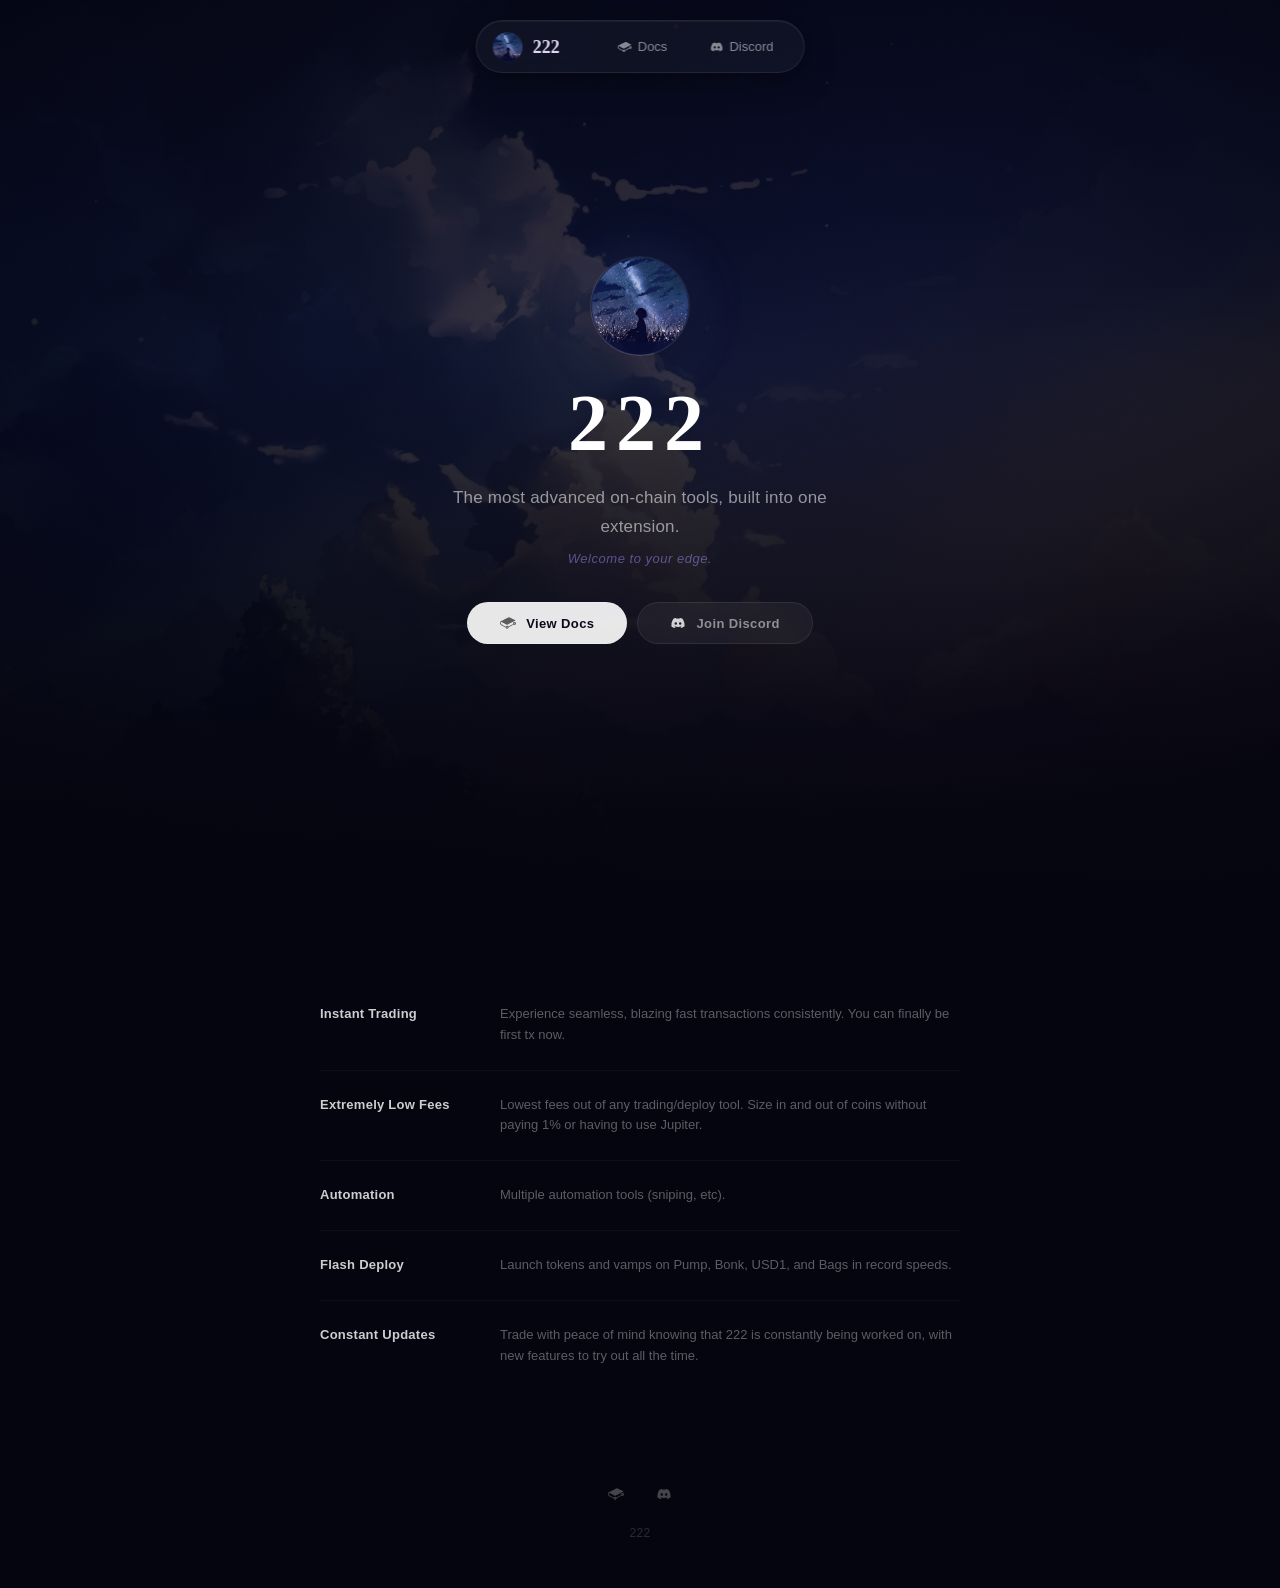
<file: index.html>
<!DOCTYPE html>
<html lang="en">
<head>
    <meta charset="UTF-8">
    <meta name="viewport" content="width=device-width, initial-scale=1.0">
    <title>222</title>
    <link rel="icon" type="image/png" href="assets/222-image.png">
    <style>
        @font-face {
            font-family: 'Ethereal';
            src: url('assets/font/EtherealDemo-Black.otf') format('opentype');
            font-weight: 900;
        }
        @font-face {
            font-family: 'Ethereal';
            src: url('assets/font/EtherealDemo-Bold.otf') format('opentype');
            font-weight: 700;
        }
        @font-face {
            font-family: 'Ethereal';
            src: url('assets/font/EtherealDemo-Medium.otf') format('opentype');
            font-weight: 500;
        }

        @import url('https://fonts.googleapis.com/css2?family=Inter:wght@300;400;500;600;700&display=swap');

        * { margin: 0; padding: 0; box-sizing: border-box; }

        body {
            font-family: 'Inter', sans-serif;
            color: #f7f2ff;
            background: #050510;
            overflow-x: hidden;
        }

        /* ===== NAV ===== */
        .nav {
            position: fixed;
            top: 20px;
            left: 50%;
            transform: translateX(-50%);
            z-index: 100;
            display: flex;
            align-items: center;
            gap: 40px;
            padding: 10px 12px 10px 16px;
            background: rgba(255, 255, 255, 0.04);
            backdrop-filter: blur(24px);
            -webkit-backdrop-filter: blur(24px);
            border: 1px solid rgba(255, 255, 255, 0.08);
            border-radius: 100px;
            box-shadow: 0 8px 32px rgba(0, 0, 0, 0.4),
                        inset 0 1px 0 rgba(255, 255, 255, 0.05);
        }

        .nav-brand {
            display: flex;
            align-items: center;
            gap: 10px;
            text-decoration: none;
        }

        .nav-logo {
            width: 30px;
            height: 30px;
            border-radius: 8px;
        }

        .nav-title {
            font-family: 'Ethereal', serif;
            font-size: 18px;
            font-weight: 900;
            color: #e0d6f0;
        }

        .nav-links {
            display: flex;
            gap: 6px;
            align-items: center;
        }

        .nav-links a {
            display: inline-flex;
            align-items: center;
            gap: 6px;
            color: rgba(255, 255, 255, 0.5);
            text-decoration: none;
            font-size: 13px;
            font-weight: 500;
            padding: 8px 18px;
            border-radius: 100px;
            transition: all 0.2s ease;
        }

        .nav-links a:hover {
            color: rgba(255, 255, 255, 0.9);
            background: rgba(255, 255, 255, 0.06);
        }

        .nav-icon {
            width: 14px;
            height: 14px;
            opacity: 0.5;
            filter: brightness(0) invert(1);
        }

        .nav-links a:hover .nav-icon {
            opacity: 0.8;
        }

        /* ===== HERO ===== */
        .hero {
            position: relative;
            min-height: 100vh;
            display: flex;
            flex-direction: column;
            align-items: center;
            justify-content: center;
            text-align: center;
            overflow: hidden;
        }

        .hero-bg {
            position: absolute;
            inset: 0;
            background: url('222background.jpg') center/cover no-repeat;
            z-index: 0;
        }

        .hero-bg::after {
            content: '';
            position: absolute;
            inset: 0;
            background:
                radial-gradient(ellipse 80% 60% at 50% 40%,
                    rgba(5, 5, 16, 0.5) 0%,
                    rgba(5, 5, 16, 0.7) 50%,
                    rgba(5, 5, 16, 0.95) 100%),
                linear-gradient(to bottom,
                    rgba(5, 5, 16, 0.6) 0%,
                    rgba(5, 5, 16, 0.55) 40%,
                    rgba(5, 5, 16, 0.75) 70%,
                    rgba(5, 5, 16, 1) 100%);
        }

        .hero-content {
            position: relative;
            z-index: 1;
            display: flex;
            flex-direction: column;
            align-items: center;
            gap: 0;
            padding: 40px 20px;
        }

        .hero-logo {
            width: 100px;
            height: 100px;
            border-radius: 50%;
            object-fit: contain;
            border: 1px solid rgba(255, 255, 255, 0.1);
            box-shadow: 0 12px 40px rgba(0, 0, 0, 0.4),
                        0 0 60px rgba(102, 126, 234, 0.2),
                        inset 0 1px 0 rgba(255, 255, 255, 0.08);
            animation: float 10s ease-in-out infinite;
            margin-bottom: 28px;
        }

        @keyframes float {
            0%, 100% { transform: translateY(0); }
            50% { transform: translateY(-8px); }
        }

        .hero-title {
            font-family: 'Ethereal', serif;
            font-size: 80px;
            font-weight: 900;
            letter-spacing: 0.1em;
            color: #fff;
            line-height: 1;
            margin-bottom: 20px;
        }

        .hero-headline {
            font-size: 17px;
            font-weight: 400;
            color: rgba(255, 255, 255, 0.55);
            max-width: 440px;
            line-height: 1.7;
            letter-spacing: 0.01em;
            margin-bottom: 10px;
        }

        .hero-whisper {
            font-size: 13px;
            font-weight: 500;
            font-style: italic;
            color: rgba(167, 139, 250, 0.5);
            letter-spacing: 0.04em;
            margin-bottom: 36px;
        }

        .hero-buttons {
            display: flex;
            gap: 10px;
        }

        .btn {
            display: inline-flex;
            align-items: center;
            gap: 10px;
            padding: 12px 32px;
            border-radius: 100px;
            font-size: 13px;
            font-weight: 600;
            letter-spacing: 0.03em;
            cursor: pointer;
            transition: all 0.25s ease;
            text-decoration: none;
            border: 1px solid transparent;
        }

        .btn-icon {
            width: 16px;
            height: 16px;
            opacity: 0.8;
            filter: brightness(0) invert(1);
        }

        .btn-primary .btn-icon {
            opacity: 0.6;
            filter: brightness(0) invert(0);
        }

        .btn-primary {
            background: rgba(255, 255, 255, 0.9);
            color: #0a0a18;
            border-color: rgba(255, 255, 255, 0.15);
        }

        .btn-primary:hover {
            background: #fff;
            transform: translateY(-1px);
            box-shadow: 0 8px 30px rgba(255, 255, 255, 0.08);
        }

        .btn-secondary {
            background: rgba(255, 255, 255, 0.05);
            border-color: rgba(255, 255, 255, 0.08);
            color: rgba(255, 255, 255, 0.5);
            backdrop-filter: blur(12px);
        }

        .btn-secondary:hover {
            background: rgba(255, 255, 255, 0.08);
            border-color: rgba(255, 255, 255, 0.14);
            color: rgba(255, 255, 255, 0.85);
            transform: translateY(-1px);
        }

        /* ===== FEATURES ===== */
        .features {
            max-width: 720px;
            margin: 0 auto;
            padding: 80px 40px 40px;
            display: flex;
            flex-direction: column;
            gap: 0;
        }

        .feature {
            display: flex;
            align-items: baseline;
            gap: 20px;
            padding: 24px 0;
            border-bottom: 1px solid rgba(255, 255, 255, 0.04);
        }

        .feature:last-child {
            border-bottom: none;
        }

        .feature h4 {
            font-size: 13px;
            font-weight: 600;
            color: rgba(255, 255, 255, 0.8);
            letter-spacing: 0.02em;
            min-width: 160px;
            flex-shrink: 0;
        }

        .feature p {
            font-size: 13px;
            color: rgba(255, 255, 255, 0.35);
            line-height: 1.6;
        }

        /* ===== FOOTER ===== */
        .footer {
            display: flex;
            flex-direction: column;
            align-items: center;
            gap: 16px;
            text-align: center;
            padding: 48px 40px;
            color: rgba(255, 255, 255, 0.15);
            font-size: 12px;
            letter-spacing: 0.03em;
        }

        .footer-links {
            display: flex;
            gap: 16px;
            align-items: center;
        }

        .footer-link {
            display: flex;
            align-items: center;
            justify-content: center;
            width: 32px;
            height: 32px;
            border-radius: 8px;
            transition: all 0.2s ease;
        }

        .footer-link:hover {
            background: rgba(255, 255, 255, 0.06);
        }

        .footer-link img {
            width: 16px;
            height: 16px;
            opacity: 0.25;
            filter: brightness(0) invert(1);
            transition: opacity 0.2s ease;
        }

        .footer-link:hover img {
            opacity: 0.6;
        }

        /* ===== RESPONSIVE ===== */
        @media (max-width: 768px) {
            .nav {
                top: 12px;
                gap: 20px;
                padding: 8px 10px 8px 14px;
            }
            .nav-links a { padding: 6px 12px; font-size: 12px; }
            .hero-title { font-size: 56px; }
            .hero-headline { font-size: 14px; padding: 0 20px; }
            .hero-buttons { flex-direction: column; width: 100%; }
            .btn { width: 100%; text-align: center; }
            .features {
                padding: 60px 20px 40px;
            }
            .feature {
                flex-direction: column;
                gap: 6px;
            }
            .feature h4 { min-width: 0; }
        }
    </style>
</head>
<body>

    <!-- Nav -->
    <nav class="nav">
        <a href="index.html" class="nav-brand">
            <img src="assets/222-image.png" alt="222" class="nav-logo">
            <span class="nav-title">222</span>
        </a>
        <div class="nav-links">
            <a href="docs/index.html"><img src="assets/gitbook.svg" alt="" class="nav-icon">Docs</a>
            <a href="https://discord.gg/An7aEc3Stc" target="_blank"><img src="assets/discord.svg" alt="" class="nav-icon">Discord</a>
        </div>
    </nav>

    <!-- Hero -->
    <section class="hero">
        <div class="hero-bg"></div>
        <div class="hero-content">
            <img src="assets/222-image.png" alt="222" class="hero-logo">
            <h1 class="hero-title">222</h1>
            <p class="hero-headline">
                The most advanced on-chain tools, built into one extension.
            </p>
            <p class="hero-whisper">Welcome to your edge.</p>
            <div class="hero-buttons">
                <a href="docs/getting-started.html" class="btn btn-primary"><img src="assets/gitbook.svg" alt="" class="btn-icon">View Docs</a>
                <a href="https://discord.gg/An7aEc3Stc" target="_blank" class="btn btn-secondary"><img src="assets/discord.svg" alt="" class="btn-icon">Join Discord</a>
            </div>
        </div>
    </section>

    <!-- Features -->
    <div class="features">
        <div class="feature">
            <h4>Instant Trading</h4>
            <p>Experience seamless, blazing fast transactions consistently. You can finally be first tx now.</p>
        </div>
        <div class="feature">
            <h4>Extremely Low Fees</h4>
            <p>Lowest fees out of any trading/deploy tool. Size in and out of coins without paying 1% or having to use Jupiter.</p>
        </div>
        <div class="feature">
            <h4>Automation</h4>
            <p>Multiple automation tools (sniping, etc).</p>
        </div>
        <div class="feature">
            <h4>Flash Deploy</h4>
            <p>Launch tokens and vamps on Pump, Bonk, USD1, and Bags in record speeds.</p>
        </div>
        <div class="feature">
            <h4>Constant Updates</h4>
            <p>Trade with peace of mind knowing that 222 is constantly being worked on, with new features to try out all the time.</p>
        </div>
    </div>

    <!-- Footer -->
    <footer class="footer">
        <div class="footer-links">
            <a href="docs/index.html" class="footer-link"><img src="assets/gitbook.svg" alt="Docs"></a>
            <a href="https://discord.gg/An7aEc3Stc" target="_blank" class="footer-link"><img src="assets/discord.svg" alt="Discord"></a>
        </div>
        <span>222</span>
    </footer>

</body>
</html>
</file>
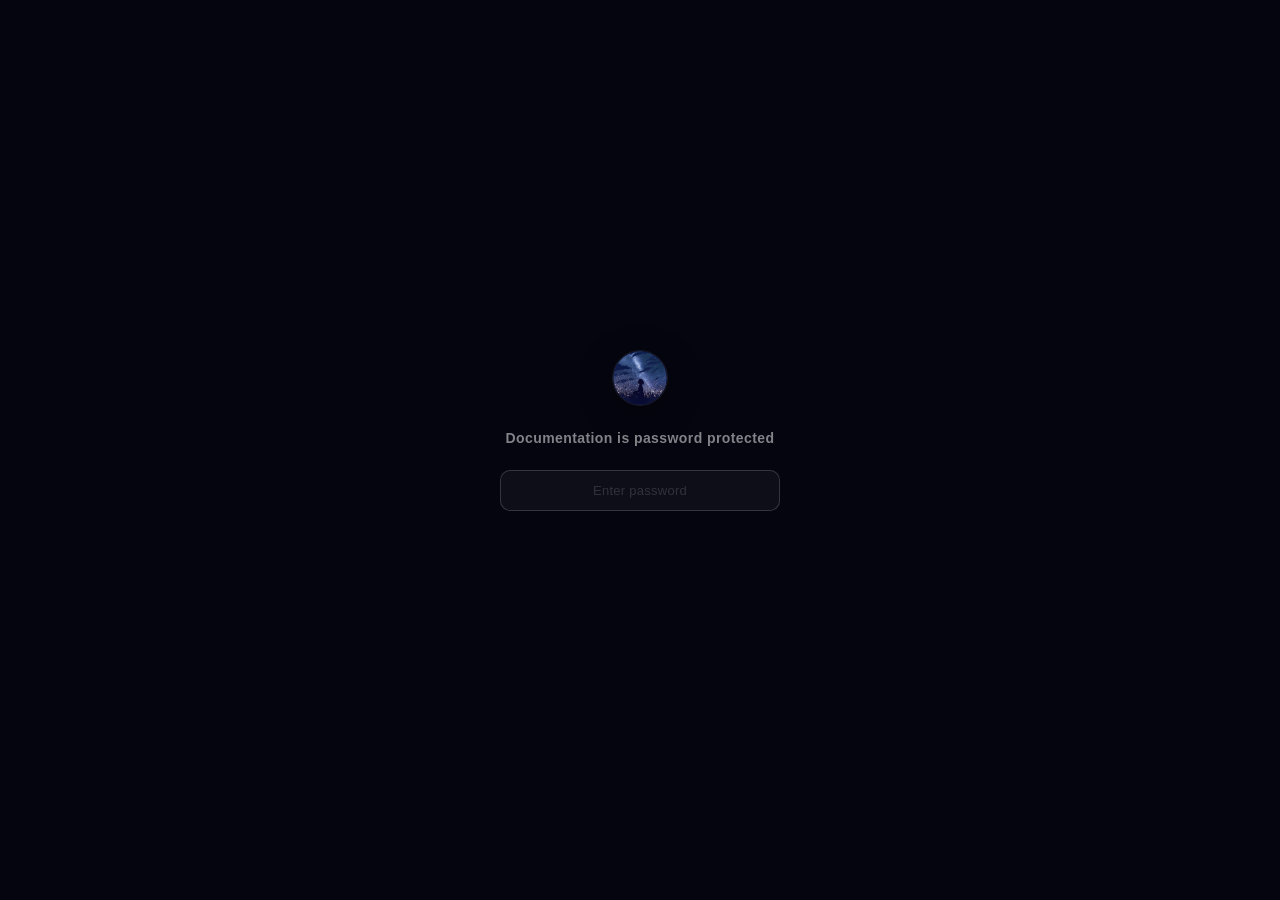
<file: docs/index.html>
<!DOCTYPE html>
<html lang="en">
<head>
    <meta charset="UTF-8">
    <meta name="viewport" content="width=device-width, initial-scale=1.0">
    <title>Documentation — 222</title>
    <link rel="icon" type="image/png" href="../assets/222-image.png">
    <link rel="stylesheet" href="docs.css">
    <script src="auth.js"></script>
    <style>
        .docs-index-layout {
            display: flex;
            padding-top: 80px;
            min-height: 100vh;
        }

        .docs-index-sidebar {
            position: fixed;
            top: 80px;
            left: 0;
            bottom: 0;
            width: 240px;
            padding: 20px 16px;
            overflow-y: auto;
            display: flex;
            flex-direction: column;
        }

        .docs-index-main {
            margin-left: 240px;
            flex: 1;
            max-width: 640px;
            padding: 0 60px 100px;
        }

        .docs-index-title {
            font-family: 'Ethereal', serif;
            font-size: 36px;
            font-weight: 900;
            letter-spacing: 0.02em;
            margin-bottom: 8px;
            color: #fff;
        }

        .docs-index-sub {
            font-size: 14px;
            color: rgba(255, 255, 255, 0.35);
            margin-bottom: 48px;
        }

        .docs-list {
            display: flex;
            flex-direction: column;
            gap: 0;
        }

        .docs-list-item {
            display: flex;
            align-items: center;
            justify-content: space-between;
            padding: 18px 0;
            border-bottom: 1px solid rgba(255, 255, 255, 0.04);
            text-decoration: none;
            transition: all 0.15s ease;
        }

        .docs-list-item:first-child {
            padding-top: 0;
        }

        .docs-list-item:last-child {
            border-bottom: none;
        }

        .docs-list-item:hover .docs-list-item-title {
            color: #fff;
        }

        .docs-list-item-left {
            display: flex;
            flex-direction: column;
            gap: 3px;
        }

        .docs-list-item-title {
            font-size: 14px;
            font-weight: 600;
            color: rgba(255, 255, 255, 0.75);
            transition: color 0.15s;
        }

        .docs-list-item-desc {
            font-size: 13px;
            color: rgba(255, 255, 255, 0.3);
        }

        .docs-list-item-arrow {
            font-size: 13px;
            color: rgba(255, 255, 255, 0.1);
            transition: all 0.15s;
        }

        .docs-list-item:hover .docs-list-item-arrow {
            color: rgba(255, 255, 255, 0.4);
            transform: translateX(3px);
        }

        @media (max-width: 768px) {
            .docs-index-sidebar { display: none; }
            .docs-index-main {
                margin-left: 0;
                padding: 0 24px 80px;
            }
            .docs-index-title { font-size: 28px; }
        }
    </style>
</head>
<body>
    <!-- Nav -->
    <nav class="docs-nav">
        <a href="../index.html" class="docs-nav-brand">
            <img src="../assets/222-image.png" alt="222" class="docs-nav-logo">
            <span class="docs-nav-title">222</span>
        </a>
        <div class="docs-nav-links">
            <a href="index.html"><img src="../assets/gitbook.svg" alt="" class="docs-nav-icon">Docs</a>
            <a href="https://discord.gg/An7aEc3Stc" target="_blank"><img src="../assets/discord.svg" alt="" class="docs-nav-icon">Discord</a>
        </div>
    </nav>

    <div class="docs-index-layout">
        <aside class="docs-index-sidebar">
            <div class="docs-search" id="index-search">
                <svg class="docs-search-icon" viewBox="0 0 24 24" fill="none" stroke="currentColor" stroke-width="2" stroke-linecap="round" stroke-linejoin="round"><circle cx="11" cy="11" r="8"/><line x1="21" y1="21" x2="16.65" y2="16.65"/></svg>
                <input type="text" class="docs-search-input" placeholder="Search docs..." spellcheck="false">
                <div class="docs-search-results"></div>
            </div>
            <div class="sidebar-section-title">Documentation</div>
            <a href="getting-started.html" class="sidebar-link">Getting Started</a>
            <a href="trading-accounts.html" class="sidebar-link">Trading Accounts</a>
            <a href="trading-settings.html" class="sidebar-link">Trading Settings</a>
            <a href="deploy-settings.html" class="sidebar-link">Deploy Settings</a>
            <a href="more-settings.html" class="sidebar-link">More Settings</a>
            <a href="sniper.html" class="sidebar-link">222 Sniper</a>
            <a href="supported-platforms.html" class="sidebar-link">Supported Platforms</a>
            <a href="faq.html" class="sidebar-link">FAQ</a>
        </aside>

        <div class="docs-index-main">
            <h1 class="docs-index-title">Documentation</h1>
            <p class="docs-index-sub">Everything you need to know about 222.</p>

            <div class="docs-list">
                <a href="getting-started.html" class="docs-list-item">
                    <div class="docs-list-item-left">
                        <span class="docs-list-item-title">Getting Started</span>
                        <span class="docs-list-item-desc">Install, connect, and set up your first wallet</span>
                    </div>
                    <span class="docs-list-item-arrow">&rarr;</span>
                </a>
                <a href="trading-accounts.html" class="docs-list-item">
                    <div class="docs-list-item-left">
                        <span class="docs-list-item-title">Trading Accounts</span>
                        <span class="docs-list-item-desc">Wallets, groups, and multi-wallet trading</span>
                    </div>
                    <span class="docs-list-item-arrow">&rarr;</span>
                </a>
                <a href="trading-settings.html" class="docs-list-item">
                    <div class="docs-list-item-left">
                        <span class="docs-list-item-title">Trading Settings</span>
                        <span class="docs-list-item-desc">Presets, slippage, tips, MEV, and the trade bar</span>
                    </div>
                    <span class="docs-list-item-arrow">&rarr;</span>
                </a>
                <a href="deploy-settings.html" class="docs-list-item">
                    <div class="docs-list-item-left">
                        <span class="docs-list-item-title">Deploy Settings</span>
                        <span class="docs-list-item-desc">Flash Deploy, buy amounts, and instant deploy presets</span>
                    </div>
                    <span class="docs-list-item-arrow">&rarr;</span>
                </a>
                <a href="more-settings.html" class="docs-list-item">
                    <div class="docs-list-item-left">
                        <span class="docs-list-item-title">More Settings</span>
                        <span class="docs-list-item-desc">Customization, performance, and advanced options</span>
                    </div>
                    <span class="docs-list-item-arrow">&rarr;</span>
                </a>
                <a href="sniper.html" class="docs-list-item">
                    <div class="docs-list-item-left">
                        <span class="docs-list-item-title">222 Sniper</span>
                        <span class="docs-list-item-desc">Dev sell, limit orders, CA sniper, and interaction snipes</span>
                    </div>
                    <span class="docs-list-item-arrow">&rarr;</span>
                </a>
                <a href="supported-platforms.html" class="docs-list-item">
                    <div class="docs-list-item-left">
                        <span class="docs-list-item-title">Supported Platforms</span>
                        <span class="docs-list-item-desc">PumpFun, Bonk, USD1, Bags, Raydium, and more</span>
                    </div>
                    <span class="docs-list-item-arrow">&rarr;</span>
                </a>
                <a href="faq.html" class="docs-list-item">
                    <div class="docs-list-item-left">
                        <span class="docs-list-item-title">FAQ</span>
                        <span class="docs-list-item-desc">Common questions about trading, deploying, and performance</span>
                    </div>
                    <span class="docs-list-item-arrow">&rarr;</span>
                </a>
            </div>
        </div>
    </div>

    <script src="template.js"></script>
    <script>
    // Init search on index page (not using renderDocsPage since index has custom layout)
    buildSearch(document.getElementById('index-search'));

    // / keyboard shortcut
    document.addEventListener('keydown', function (e) {
        const input = document.querySelector('.docs-search-input');
        if (e.key === '/' && document.activeElement !== input && !e.ctrlKey && !e.metaKey) {
            e.preventDefault();
            input.focus();
        }
    });
    </script>
</body>
</html>
</file>
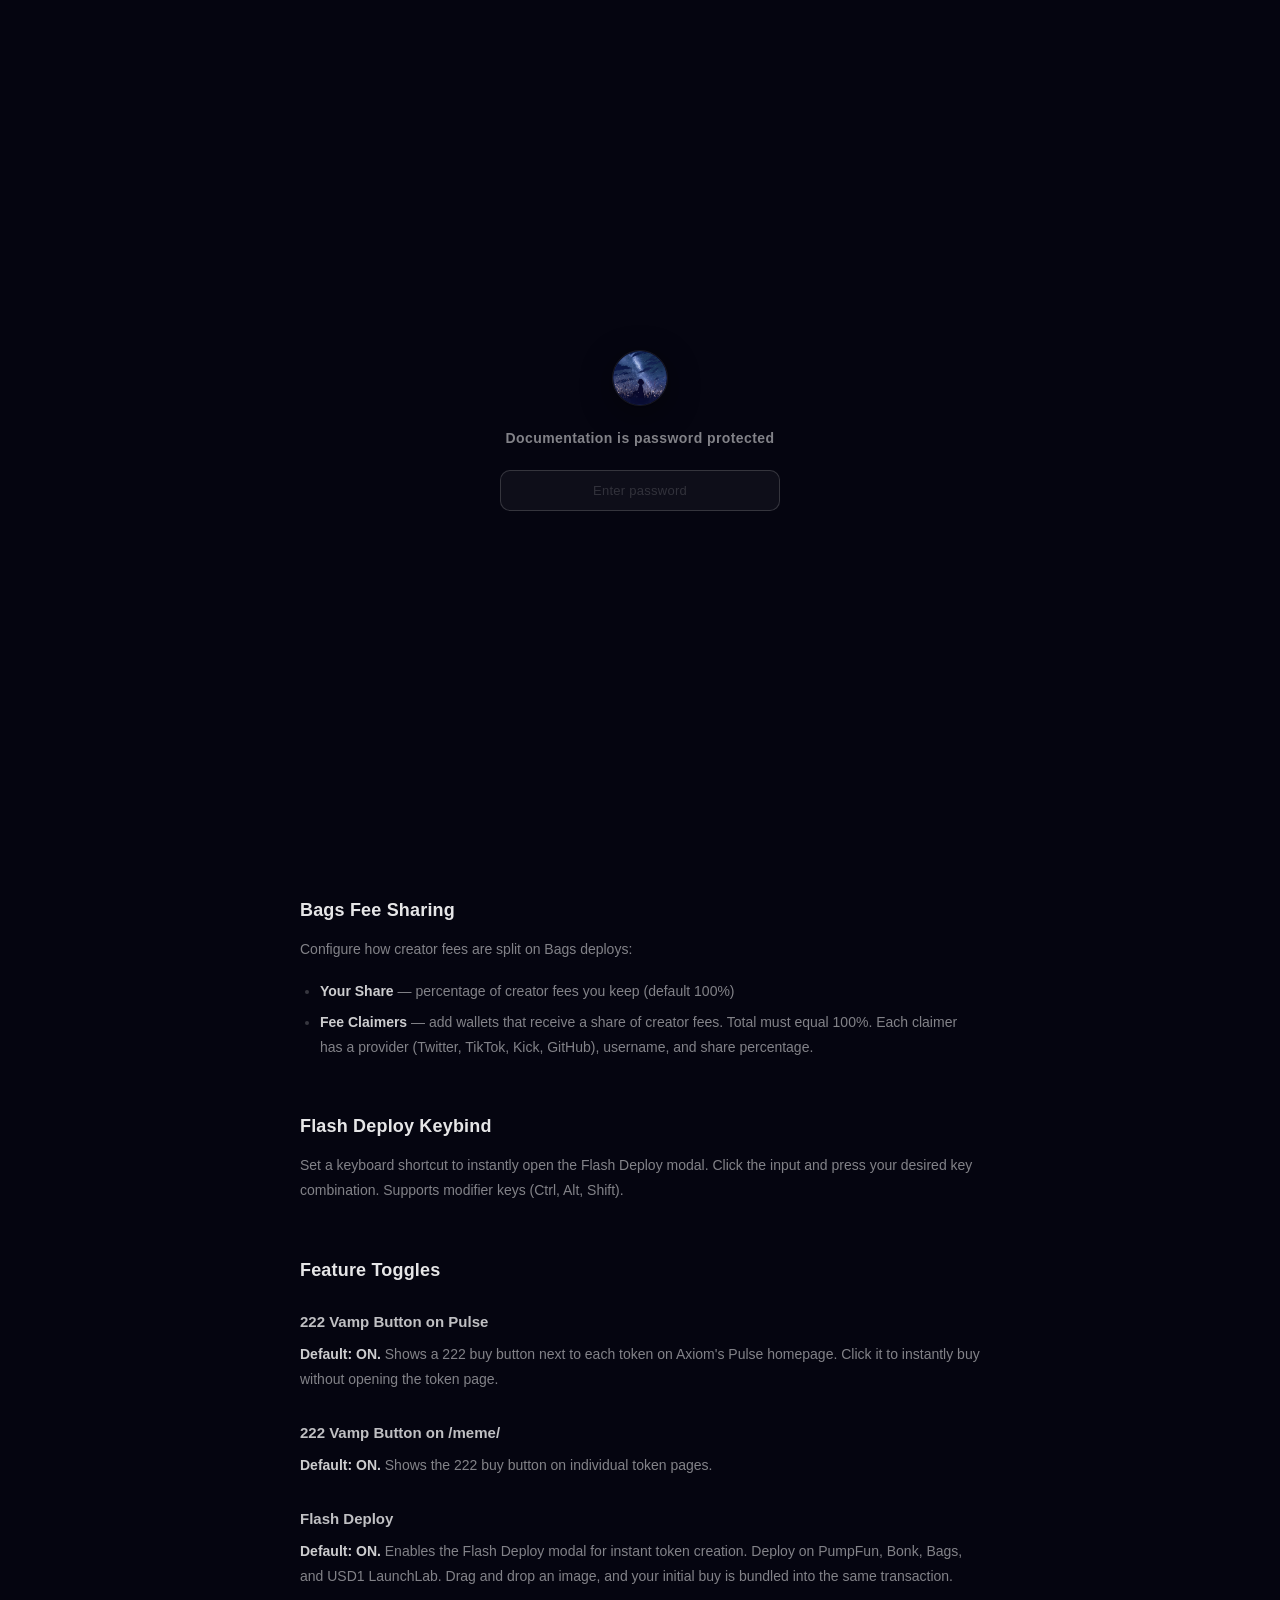
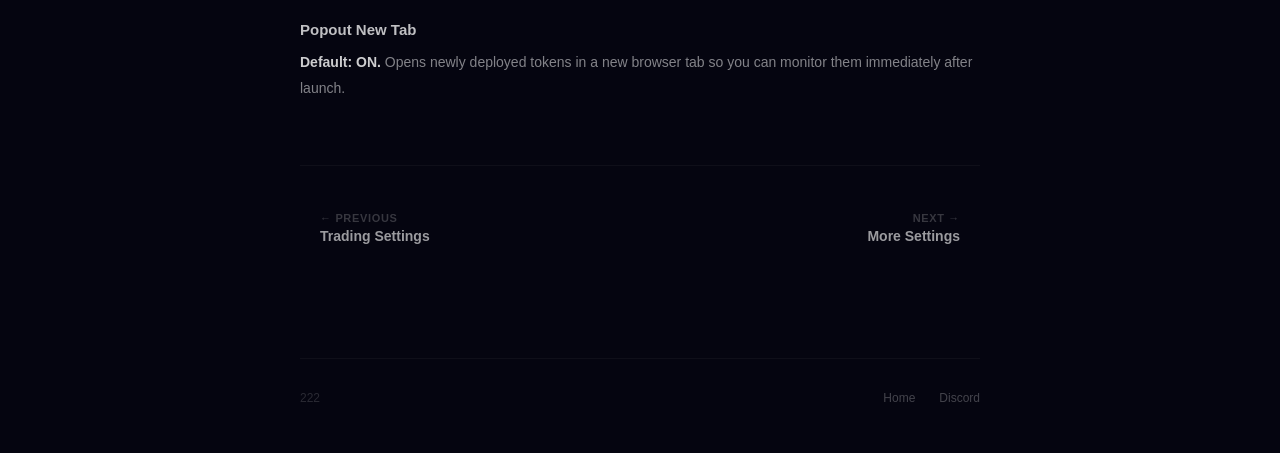
<file: docs/deploy-settings.html>
<!DOCTYPE html>
<html lang="en">
<head>
    <meta charset="UTF-8">
    <meta name="viewport" content="width=device-width, initial-scale=1.0">
    <title>Deploy Settings — 222 Docs</title>
    <link rel="icon" type="image/png" href="../assets/222-image.png">
    <link rel="stylesheet" href="docs.css">
    <script src="auth.js"></script>
</head>
<body>
    <div id="docs-app"></div>
    <script src="template.js"></script>
    <script>
    renderDocsPage({
        content: `
            <h1>Deploy Settings</h1>
            <p class="subtitle">Flash Deploy, buy amounts, instant deploy presets, and vamp buttons.</p>

            <h2>Buy Amounts</h2>
            <table>
                <thead>
                    <tr><th>Field</th><th>Description</th></tr>
                </thead>
                <tbody>
                    <tr><td><strong>Main Buy Amount (SOL)</strong></td><td>Default SOL amount for your primary buy button on the trade bar</td></tr>
                    <tr><td><strong>Secondary Amount (SOL)</strong></td><td>Alternate SOL amount for multi-deploy strategies</td></tr>
                    <tr><td><strong>Main Buy Amount (USD1)</strong></td><td>Default buy amount in USD1 — used when trading USD1 LaunchLab tokens</td></tr>
                    <tr><td><strong>Secondary Amount (USD1)</strong></td><td>Alternate USD1 amount for multi-deploy strategies</td></tr>
                </tbody>
            </table>

            <h2>Instant Deploy Presets</h2>
            <p>Three quick-buy buttons on the trade bar for each platform. Set three different amounts so you can one-click buy at different sizes.</p>

            <table>
                <thead>
                    <tr><th>Platform</th><th>Currency</th><th>Description</th></tr>
                </thead>
                <tbody>
                    <tr><td><img src="../assets/pump.svg" style="width:18px;height:18px;vertical-align:middle;margin-right:8px;border-radius:4px"><strong>Pump</strong></td><td>SOL</td><td>PumpFun and PumpSwap tokens</td></tr>
                    <tr><td><img src="../assets/bonk.svg" style="width:18px;height:18px;vertical-align:middle;margin-right:8px;border-radius:4px"><strong>Bonk</strong></td><td>SOL</td><td>Bonk LaunchLab SOL pool tokens</td></tr>
                    <tr><td><img src="../assets/bags.svg" style="width:18px;height:18px;vertical-align:middle;margin-right:8px;border-radius:4px"><strong>Bags</strong></td><td>SOL</td><td>Bags.fm Virtual Curve tokens</td></tr>
                    <tr><td><img src="../assets/usd1.webp" style="width:18px;height:18px;vertical-align:middle;margin-right:8px;border-radius:4px"><strong>USD1</strong></td><td>USD1</td><td>USD1 LaunchLab tokens (paid in USD1)</td></tr>
                    <tr><td><img src="../assets/usd1.webp" style="width:18px;height:18px;vertical-align:middle;margin-right:8px;border-radius:4px"><strong>USD1 (SOL)</strong></td><td>SOL</td><td>USD1 LaunchLab tokens with auto SOL-to-USD1 swap</td></tr>
                </tbody>
            </table>

            <h2>Bags Fee Sharing</h2>
            <p>Configure how creator fees are split on Bags deploys:</p>
            <ul>
                <li><strong>Your Share</strong> — percentage of creator fees you keep (default 100%)</li>
                <li><strong>Fee Claimers</strong> — add wallets that receive a share of creator fees. Total must equal 100%. Each claimer has a provider (Twitter, TikTok, Kick, GitHub), username, and share percentage.</li>
            </ul>

            <h2>Flash Deploy Keybind</h2>
            <p>Set a keyboard shortcut to instantly open the Flash Deploy modal. Click the input and press your desired key combination. Supports modifier keys (Ctrl, Alt, Shift).</p>

            <h2>Feature Toggles</h2>

            <h3>222 Vamp Button on Pulse</h3>
            <p><strong>Default: ON.</strong> Shows a 222 buy button next to each token on Axiom's Pulse homepage. Click it to instantly buy without opening the token page.</p>

            <h3>222 Vamp Button on /meme/</h3>
            <p><strong>Default: ON.</strong> Shows the 222 buy button on individual token pages.</p>

            <h3>Flash Deploy</h3>
            <p><strong>Default: ON.</strong> Enables the Flash Deploy modal for instant token creation. Deploy on PumpFun, Bonk, Bags, and USD1 LaunchLab. Drag and drop an image, and your initial buy is bundled into the same transaction.</p>

            <h3>Popout New Tab</h3>
            <p><strong>Default: ON.</strong> Opens newly deployed tokens in a new browser tab so you can monitor them immediately after launch.</p>
        `
    });
    </script>
</body>
</html>
</file>
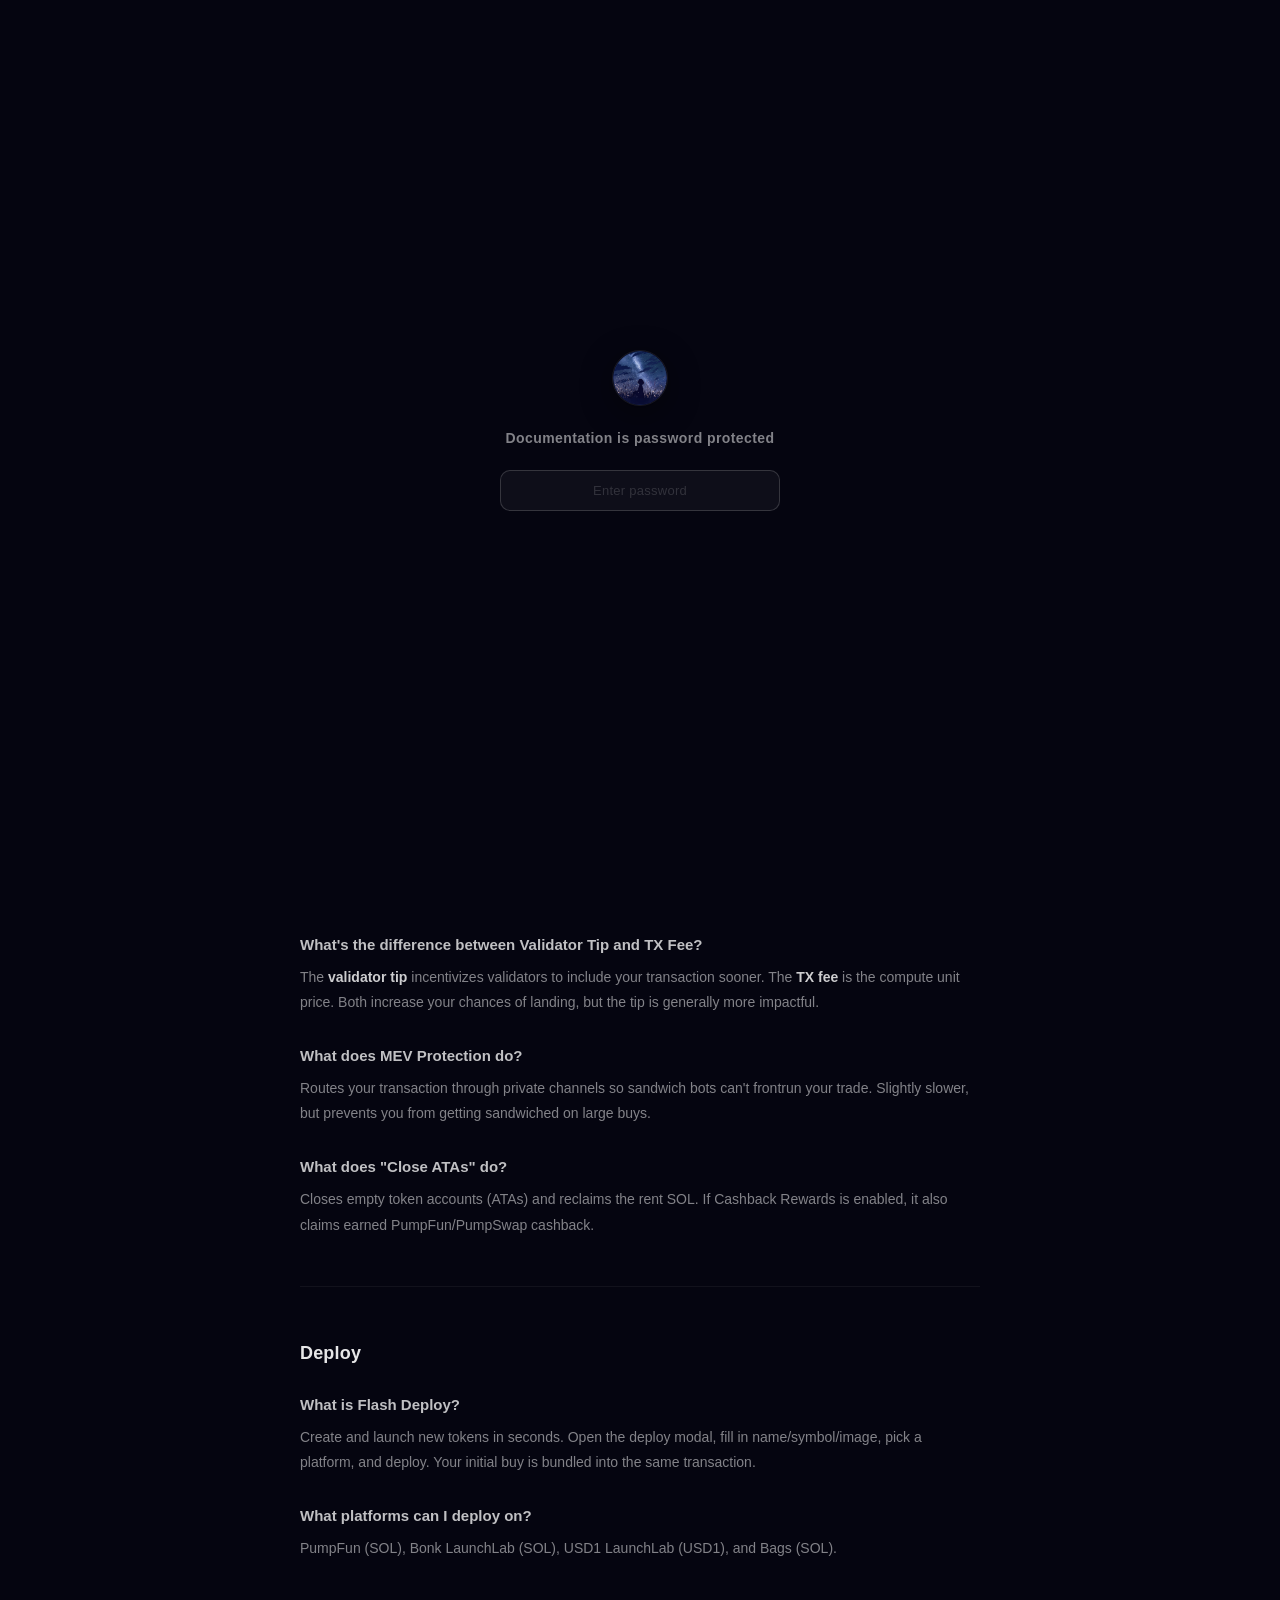
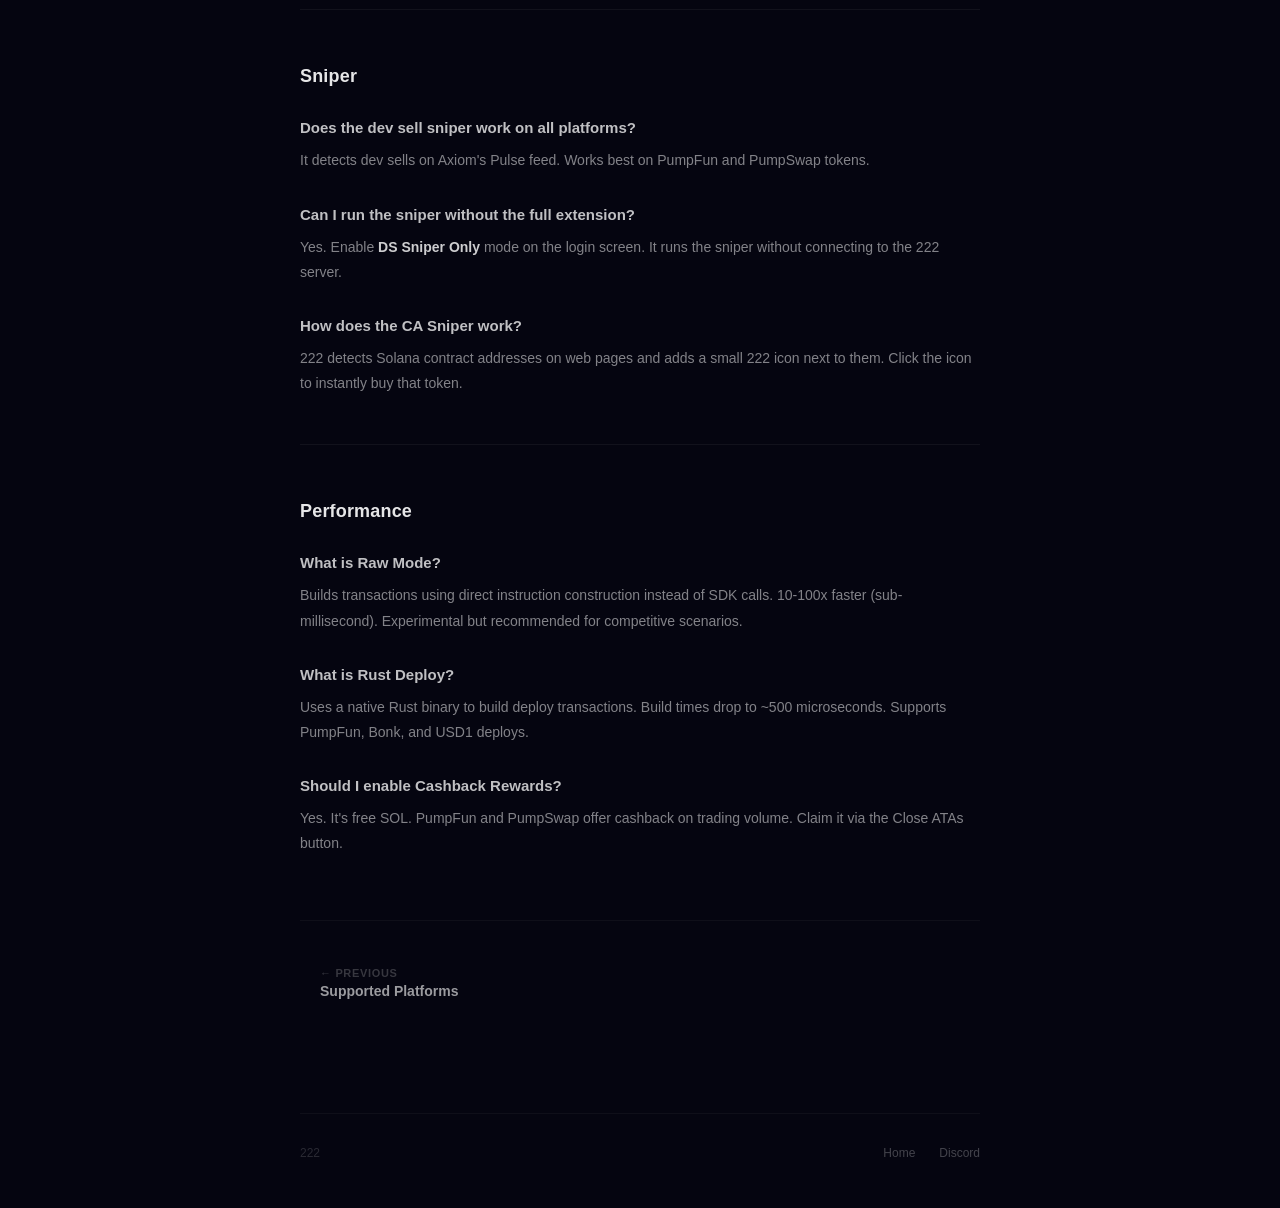
<file: docs/faq.html>
<!DOCTYPE html>
<html lang="en">
<head>
    <meta charset="UTF-8">
    <meta name="viewport" content="width=device-width, initial-scale=1.0">
    <title>FAQ — 222 Docs</title>
    <link rel="icon" type="image/png" href="../assets/222-image.png">
    <link rel="stylesheet" href="docs.css">
    <script src="auth.js"></script>
</head>
<body>
    <div id="docs-app"></div>
    <script src="template.js"></script>
    <script>
    renderDocsPage({
        content: `
            <h1>FAQ</h1>
            <p class="subtitle">Common questions about trading, deploying, snipers, and performance.</p>

            <h2>General</h2>

            <h3>Does 222 work on other DEXs besides Axiom?</h3>
            <p>No. 222 is built specifically for Axiom. The trade bar, snipers, and deploy features only work on axiom.trade.</p>

            <h3>Are my private keys safe?</h3>
            <p>Yes. Keys are generated locally in your browser and stored encrypted in Chrome's local storage. They never leave your machine. Always back up your keys using the Export feature.</p>

            <h3>Do I need an API key?</h3>
            <p>Optional. You can connect without one. An API key unlocks additional features like Interaction Snipe.</p>

            <h3>Can I use 222 on multiple devices?</h3>
            <p>Yes. Use Export/Import to transfer wallets and settings between devices. Note that wallet imports are region-locked — you can only import wallets into the same region they were exported from.</p>

            <hr>

            <h2>Trading</h2>

            <h3>Why did my trade fail?</h3>
            <ul>
                <li><strong>Insufficient balance</strong> — not enough SOL or tokens</li>
                <li><strong>Slippage too low</strong> — increase slippage for volatile tokens</li>
                <li><strong>Token migrated</strong> — the token may have graduated to a different pool. Refresh the page</li>
            </ul>

            <h3>What's the difference between Validator Tip and TX Fee?</h3>
            <p>The <strong>validator tip</strong> incentivizes validators to include your transaction sooner. The <strong>TX fee</strong> is the compute unit price. Both increase your chances of landing, but the tip is generally more impactful.</p>

            <h3>What does MEV Protection do?</h3>
            <p>Routes your transaction through private channels so sandwich bots can't frontrun your trade. Slightly slower, but prevents you from getting sandwiched on large buys.</p>

            <h3>What does "Close ATAs" do?</h3>
            <p>Closes empty token accounts (ATAs) and reclaims the rent SOL. If Cashback Rewards is enabled, it also claims earned PumpFun/PumpSwap cashback.</p>

            <hr>

            <h2>Deploy</h2>

            <h3>What is Flash Deploy?</h3>
            <p>Create and launch new tokens in seconds. Open the deploy modal, fill in name/symbol/image, pick a platform, and deploy. Your initial buy is bundled into the same transaction.</p>

            <h3>What platforms can I deploy on?</h3>
            <p>PumpFun (SOL), Bonk LaunchLab (SOL), USD1 LaunchLab (USD1), and Bags (SOL).</p>

            <hr>

            <h2>Sniper</h2>

            <h3>Does the dev sell sniper work on all platforms?</h3>
            <p>It detects dev sells on Axiom's Pulse feed. Works best on PumpFun and PumpSwap tokens.</p>

            <h3>Can I run the sniper without the full extension?</h3>
            <p>Yes. Enable <strong>DS Sniper Only</strong> mode on the login screen. It runs the sniper without connecting to the 222 server.</p>

            <h3>How does the CA Sniper work?</h3>
            <p>222 detects Solana contract addresses on web pages and adds a small 222 icon next to them. Click the icon to instantly buy that token.</p>

            <hr>

            <h2>Performance</h2>

            <h3>What is Raw Mode?</h3>
            <p>Builds transactions using direct instruction construction instead of SDK calls. 10-100x faster (sub-millisecond). Experimental but recommended for competitive scenarios.</p>

            <h3>What is Rust Deploy?</h3>
            <p>Uses a native Rust binary to build deploy transactions. Build times drop to ~500 microseconds. Supports PumpFun, Bonk, and USD1 deploys.</p>

            <h3>Should I enable Cashback Rewards?</h3>
            <p>Yes. It's free SOL. PumpFun and PumpSwap offer cashback on trading volume. Claim it via the Close ATAs button.</p>
        `
    });
    </script>
</body>
</html>
</file>
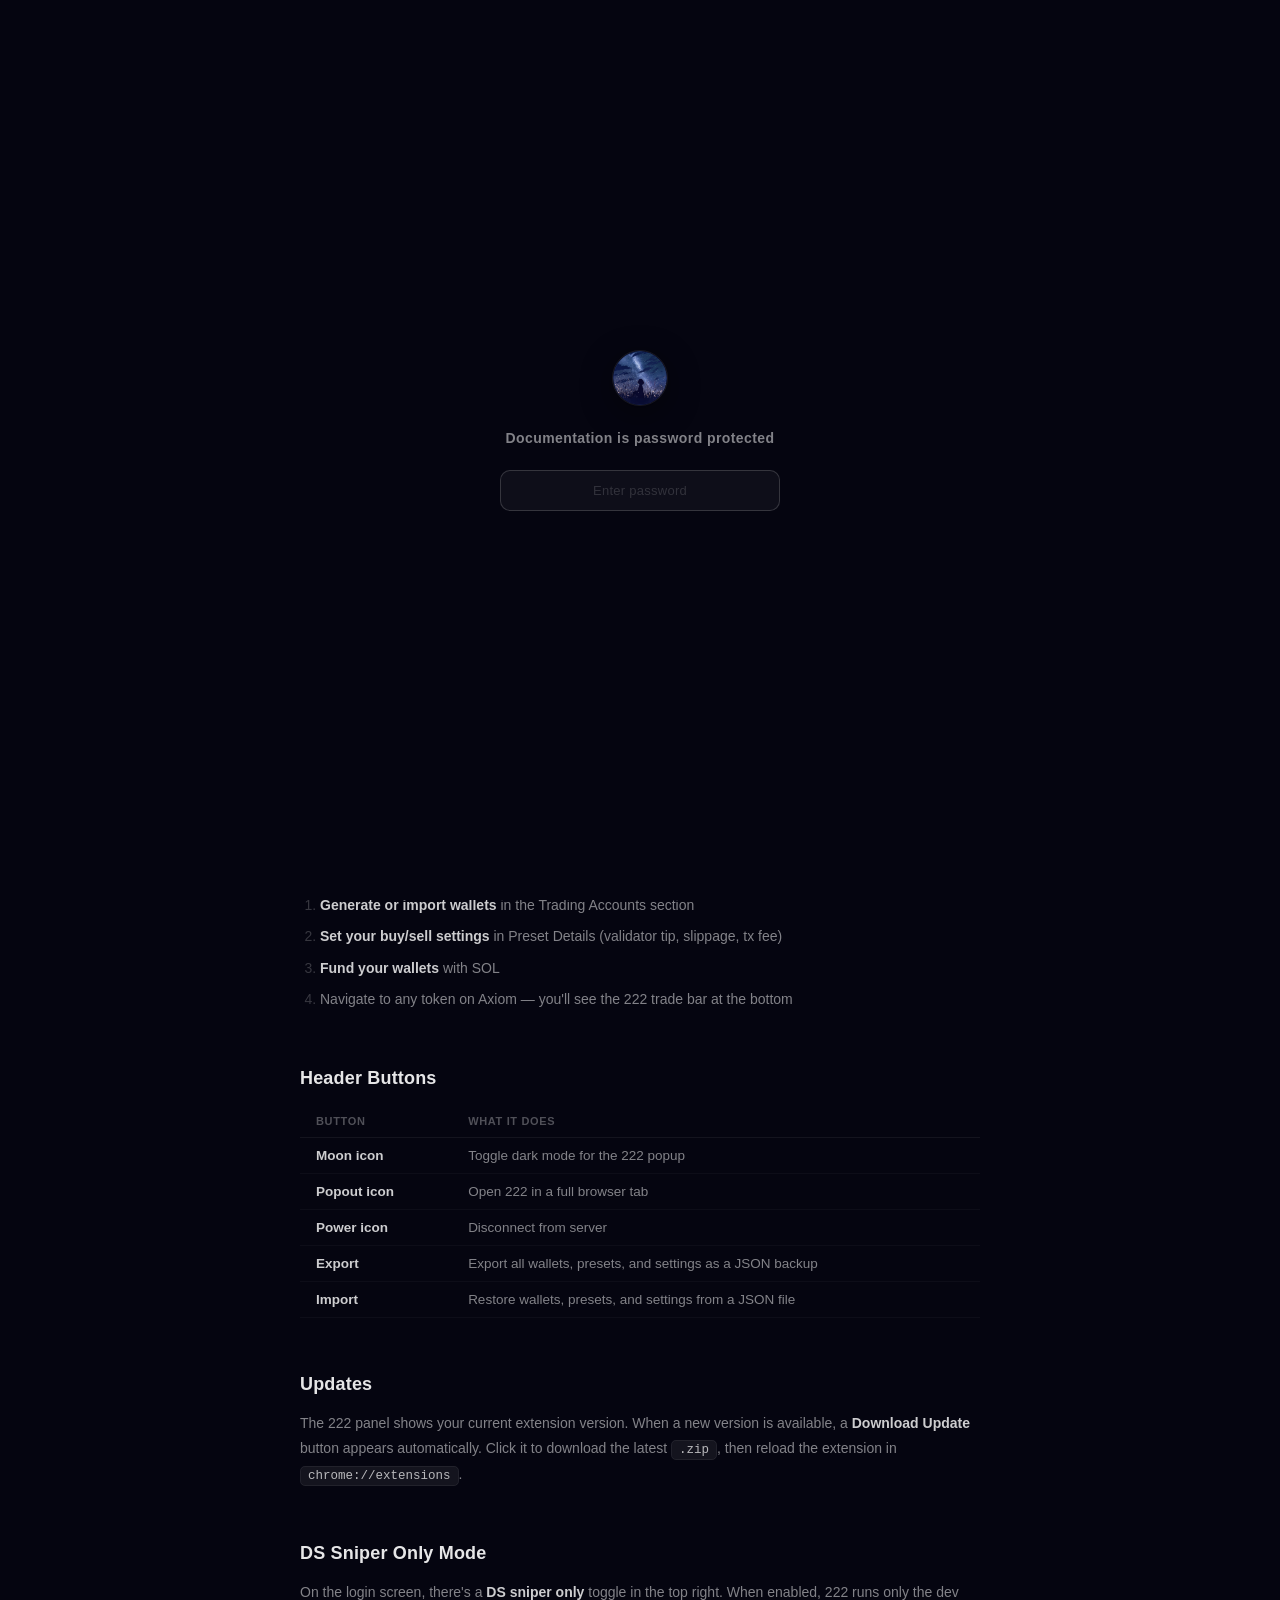
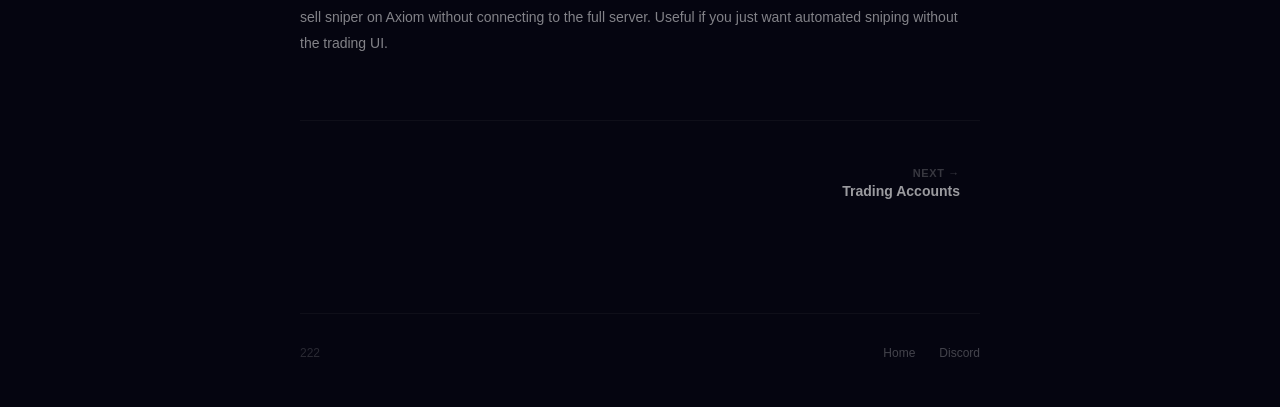
<file: docs/getting-started.html>
<!DOCTYPE html>
<html lang="en">
<head>
    <meta charset="UTF-8">
    <meta name="viewport" content="width=device-width, initial-scale=1.0">
    <title>Getting Started — 222 Docs</title>
    <link rel="icon" type="image/png" href="../assets/222-image.png">
    <link rel="stylesheet" href="docs.css">
    <script src="auth.js"></script>
</head>
<body>
    <div id="docs-app"></div>
    <script src="template.js"></script>
    <script>
    renderDocsPage({
        content: `
            <h1>Getting Started</h1>
            <p class="subtitle">Install the extension, connect to your server, and set up your first wallet.</p>

            <h2>Installation</h2>
            <ol>
                <li>Download the latest 222 extension <code>.zip</code> file</li>
                <li>Open Chrome and go to <code>chrome://extensions</code></li>
                <li><strong>Enable Developer mode</strong> (top right toggle)</li>
                <li>Click <strong>Load unpacked</strong> and select the extracted extension folder</li>
                <li>Pin the 222 extension to your toolbar for easy access</li>
            </ol>

            <h2>Connecting</h2>
            <ol>
                <li>Click the 222 icon in your toolbar (or right-click and open in a new tab for a larger view)</li>
                <li><strong>Select your region</strong> — choose the closest one for lowest latency:
                    <ul>
                        <li>North America</li>
                        <li>Europe</li>
                        <li>Asia Pacific</li>
                    </ul>
                </li>
                <li><strong>Enter your API key</strong> (optional) — leave blank to connect without one</li>
                <li>Click <strong>Connect</strong></li>
            </ol>
            <p>Once connected, the status pill in the top-right will turn green and show "Connected".</p>

            <h2>First Steps</h2>
            <p>After connecting:</p>
            <ol>
                <li><strong>Generate or import wallets</strong> in the Trading Accounts section</li>
                <li><strong>Set your buy/sell settings</strong> in Preset Details (validator tip, slippage, tx fee)</li>
                <li><strong>Fund your wallets</strong> with SOL</li>
                <li>Navigate to any token on Axiom — you'll see the 222 trade bar at the bottom</li>
            </ol>

            <h2>Header Buttons</h2>
            <table>
                <thead>
                    <tr><th>Button</th><th>What it does</th></tr>
                </thead>
                <tbody>
                    <tr><td><strong>Moon icon</strong></td><td>Toggle dark mode for the 222 popup</td></tr>
                    <tr><td><strong>Popout icon</strong></td><td>Open 222 in a full browser tab</td></tr>
                    <tr><td><strong>Power icon</strong></td><td>Disconnect from server</td></tr>
                    <tr><td><strong>Export</strong></td><td>Export all wallets, presets, and settings as a JSON backup</td></tr>
                    <tr><td><strong>Import</strong></td><td>Restore wallets, presets, and settings from a JSON file</td></tr>
                </tbody>
            </table>

            <h2>Updates</h2>
            <p>The 222 panel shows your current extension version. When a new version is available, a <strong>Download Update</strong> button appears automatically. Click it to download the latest <code>.zip</code>, then reload the extension in <code>chrome://extensions</code>.</p>

            <h2>DS Sniper Only Mode</h2>
            <p>On the login screen, there's a <strong>DS sniper only</strong> toggle in the top right. When enabled, 222 runs only the dev sell sniper on Axiom without connecting to the full server. Useful if you just want automated sniping without the trading UI.</p>
        `
    });
    </script>
</body>
</html>
</file>
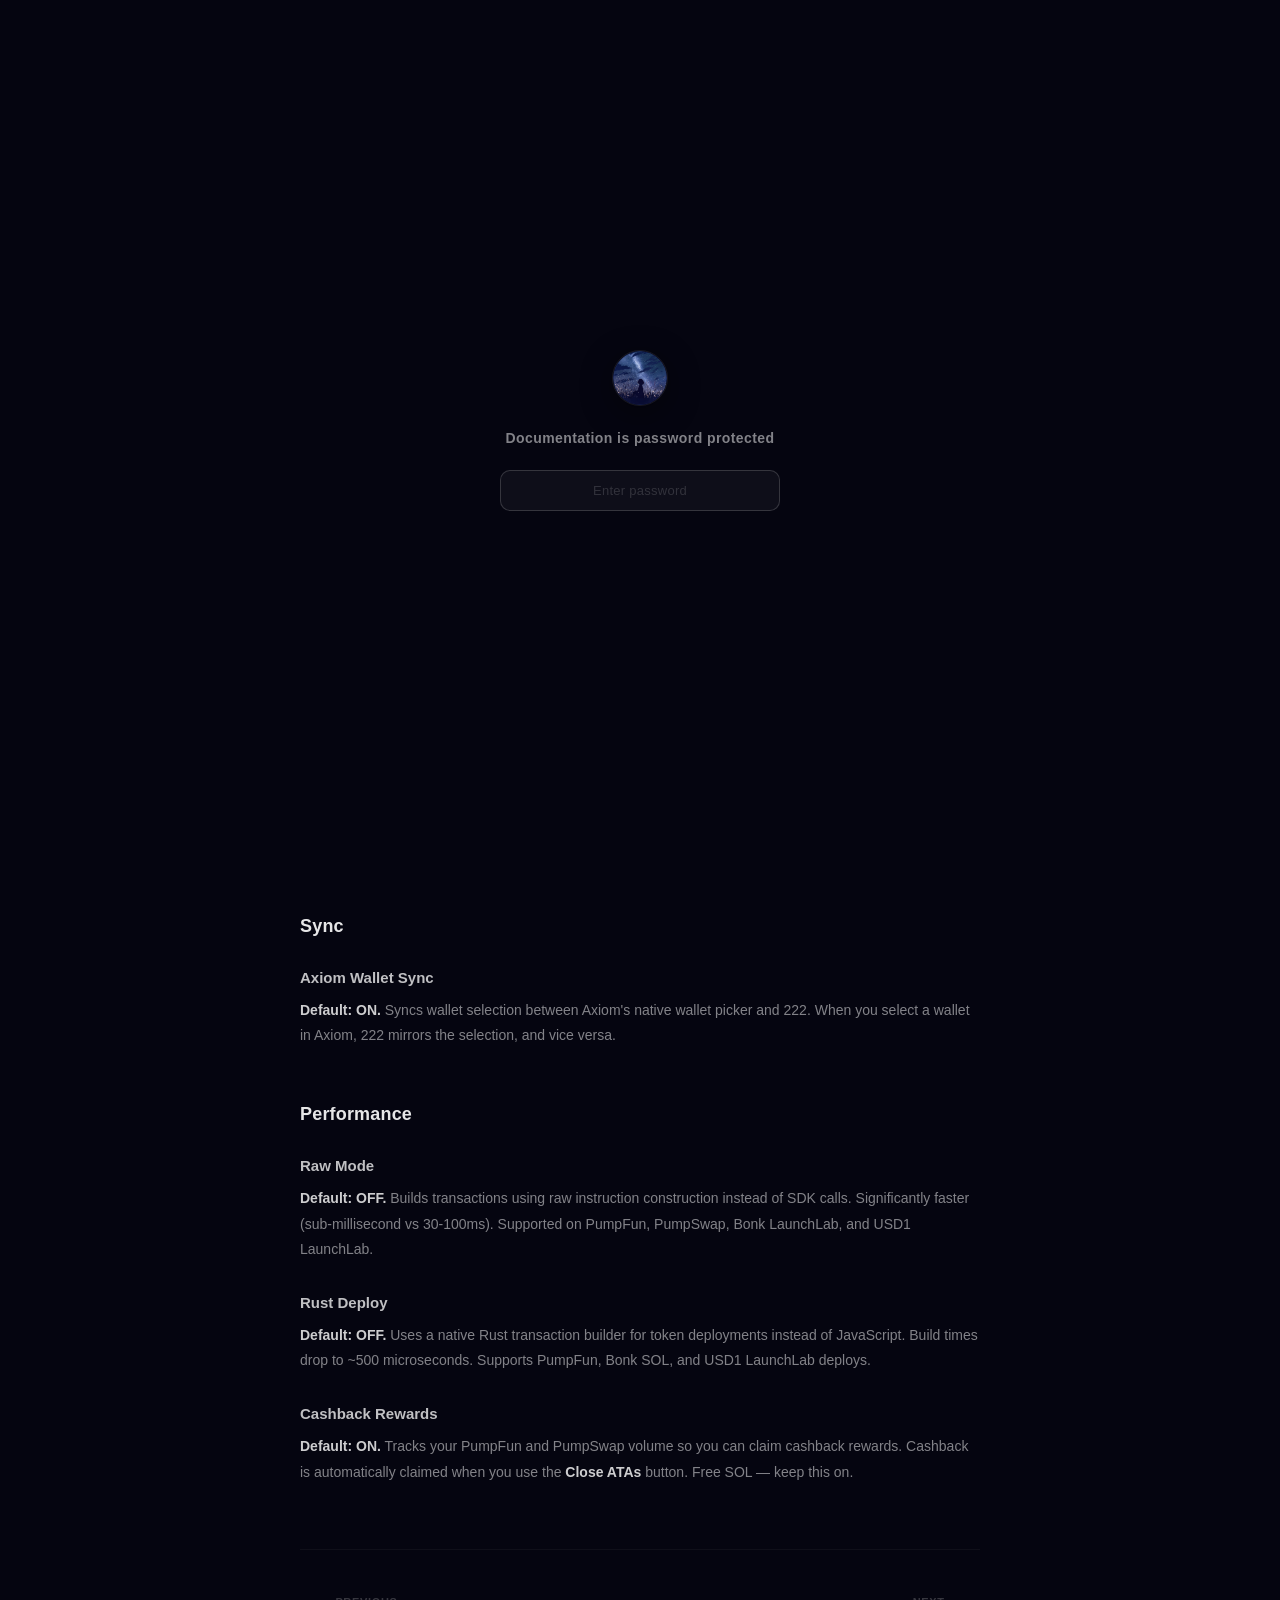
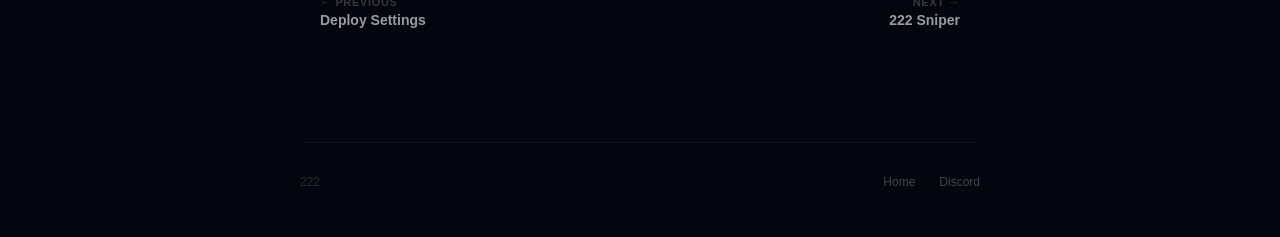
<file: docs/more-settings.html>
<!DOCTYPE html>
<html lang="en">
<head>
    <meta charset="UTF-8">
    <meta name="viewport" content="width=device-width, initial-scale=1.0">
    <title>More Settings — 222 Docs</title>
    <link rel="icon" type="image/png" href="../assets/222-image.png">
    <link rel="stylesheet" href="docs.css">
    <script src="auth.js"></script>
</head>
<body>
    <div id="docs-app"></div>
    <script src="template.js"></script>
    <script>
    renderDocsPage({
        content: `
            <h1>More Settings</h1>
            <p class="subtitle">Customization, performance, and advanced options.</p>

            <h2>Visual Customization</h2>

            <h3>222 Wallet Highlight Color</h3>
            <p>Colors your wallets in Axiom's wallet dropdown so you can easily identify which wallets are imported into 222.</p>
            <p>Options: Blue/Purple (default), Green/Teal, Pink/Purple, Orange/Red, Cyan/Blue, or Disabled.</p>

            <h3>Toast Notification Style</h3>
            <p>Choose how buy/sell confirmations appear on screen.</p>
            <ul>
                <li><strong>Legacy</strong> — default notification style</li>
                <li><strong>Midnight Glass</strong> — glassmorphism dark style</li>
                <li><strong>Aurora</strong> — colorful gradient style</li>
            </ul>

            <h3>Stack Toasts</h3>
            <p><strong>Default: OFF.</strong> When on, notifications stack on top of each other instead of replacing the previous one. Useful for rapid-fire trades.</p>

            <h3>Instant Trade Bar Style</h3>
            <p>Customize the appearance of the trade bar. Options include: Dark, Transparent, Glass, solid colors (Purple, Blue, Cyan, Green, Orange, Pink, Red), and gradients (Purple, Blue, Cyan, Sunset, Aurora, Red).</p>

            <h3>Use Wallet Group Color</h3>
            <p><strong>Default: OFF.</strong> Tints the trade bar with the color of your currently active wallet group.</p>

            <h2>Sync</h2>

            <h3>Axiom Wallet Sync</h3>
            <p><strong>Default: ON.</strong> Syncs wallet selection between Axiom's native wallet picker and 222. When you select a wallet in Axiom, 222 mirrors the selection, and vice versa.</p>

            <h2>Performance</h2>

            <h3>Raw Mode</h3>
            <p><strong>Default: OFF.</strong> Builds transactions using raw instruction construction instead of SDK calls. Significantly faster (sub-millisecond vs 30-100ms). Supported on PumpFun, PumpSwap, Bonk LaunchLab, and USD1 LaunchLab.</p>

            <h3>Rust Deploy</h3>
            <p><strong>Default: OFF.</strong> Uses a native Rust transaction builder for token deployments instead of JavaScript. Build times drop to ~500 microseconds. Supports PumpFun, Bonk SOL, and USD1 LaunchLab deploys.</p>

            <h3>Cashback Rewards</h3>
            <p><strong>Default: ON.</strong> Tracks your PumpFun and PumpSwap volume so you can claim cashback rewards. Cashback is automatically claimed when you use the <strong>Close ATAs</strong> button. Free SOL — keep this on.</p>
        `
    });
    </script>
</body>
</html>
</file>
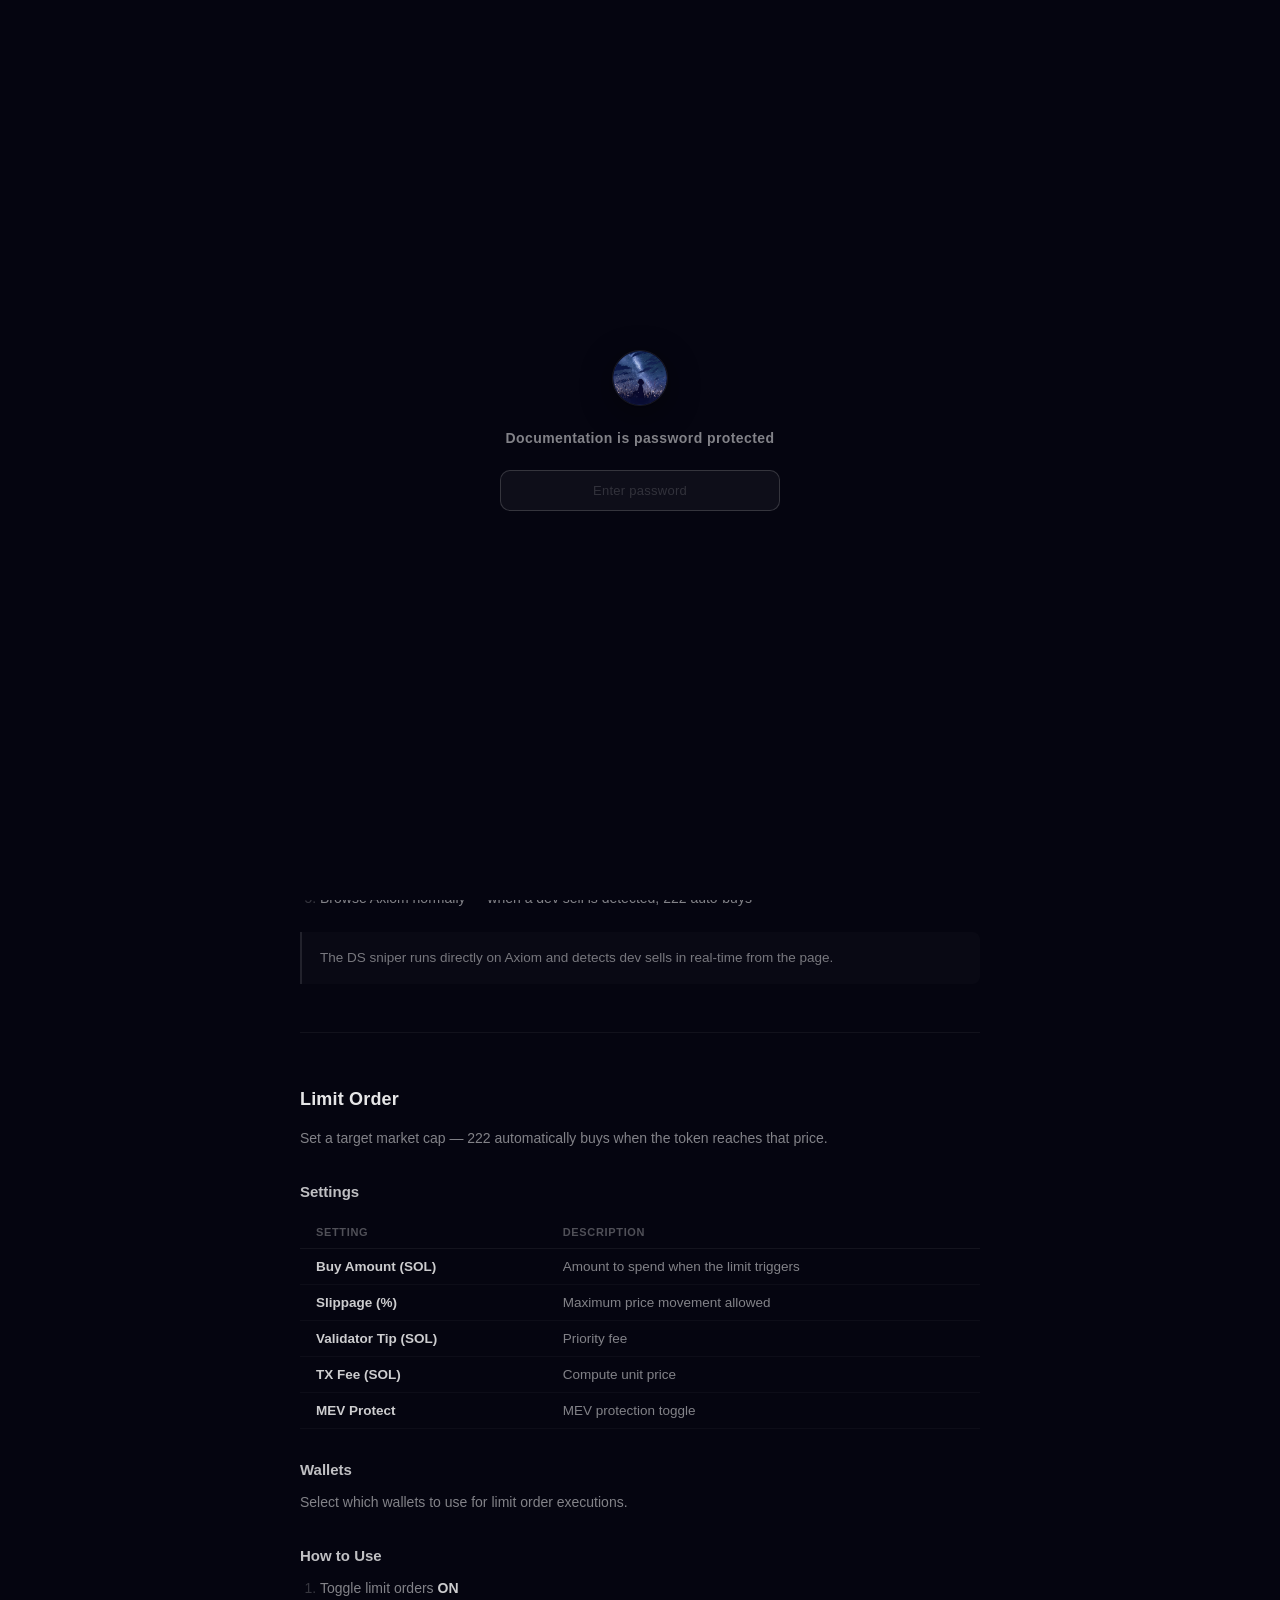
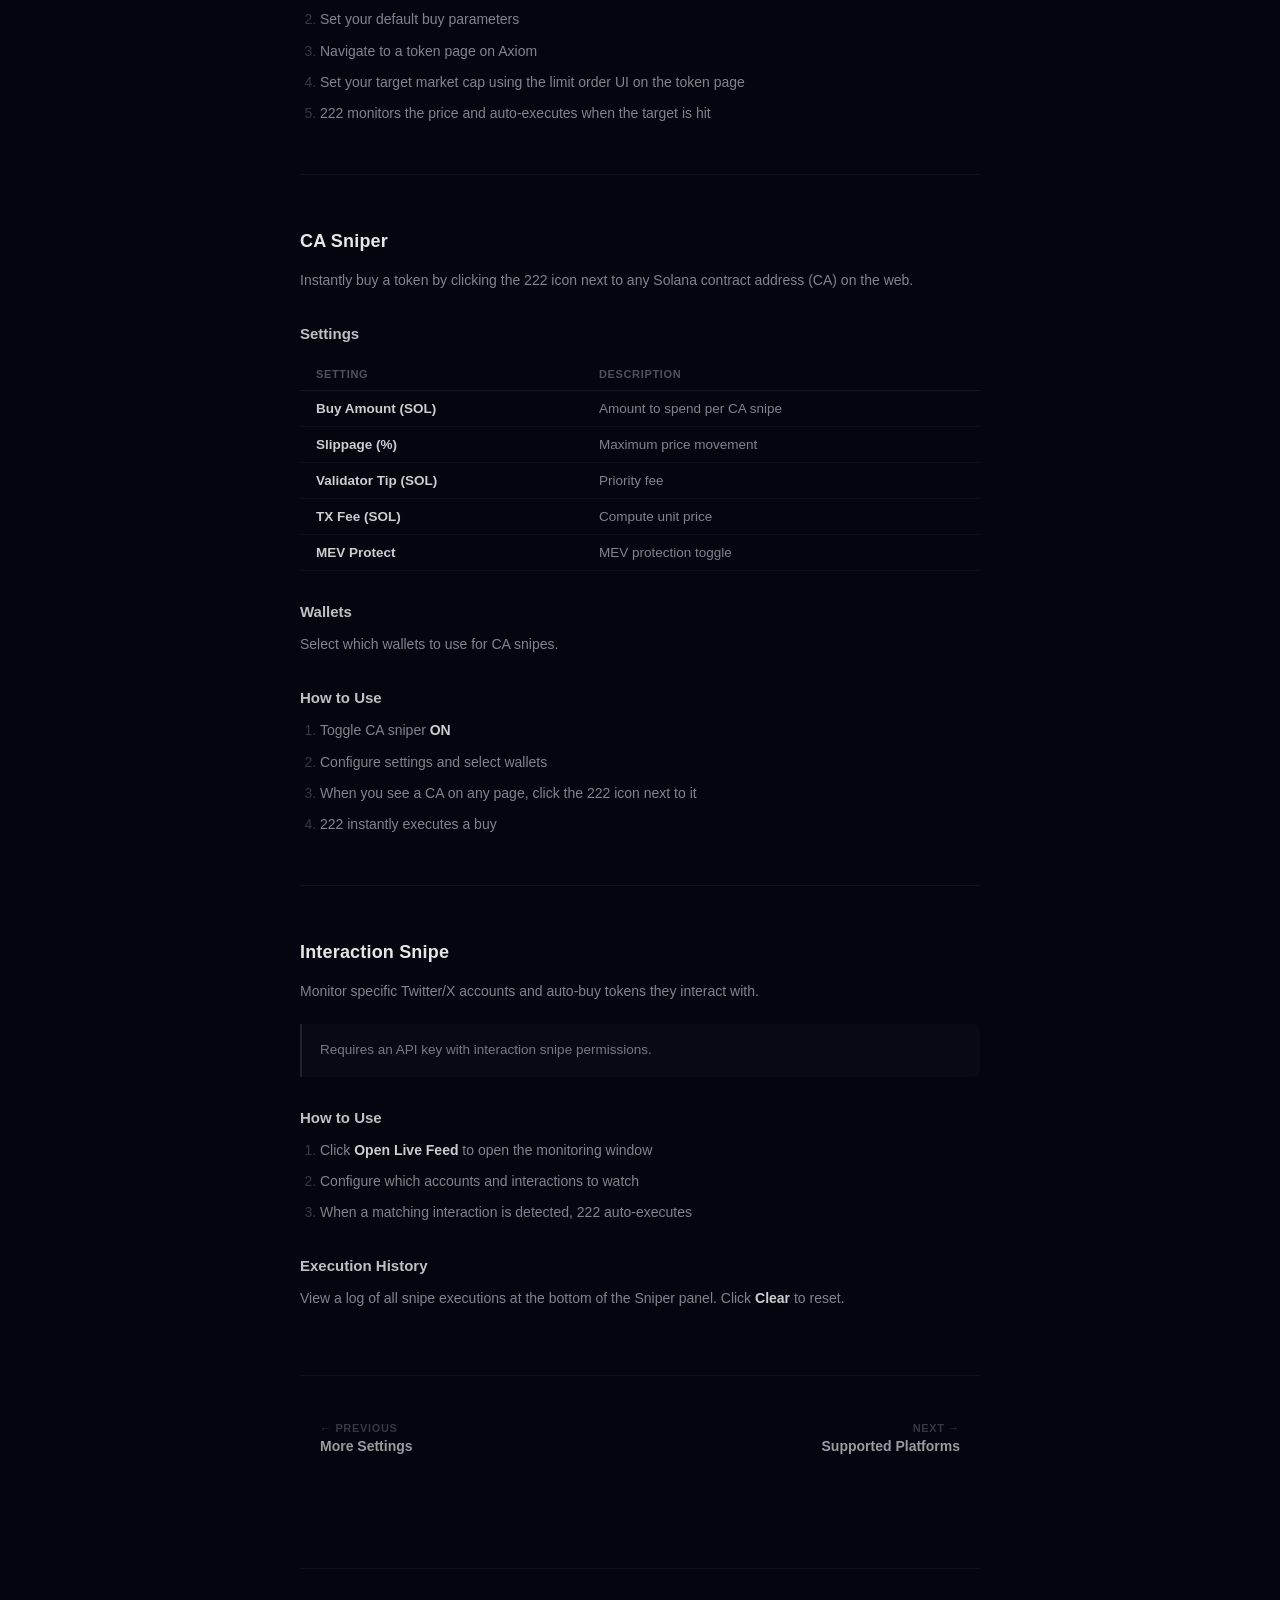
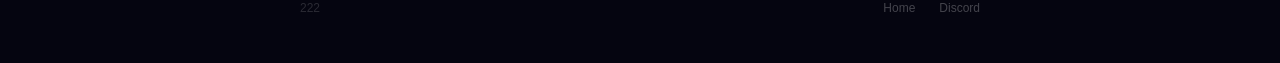
<file: docs/sniper.html>
<!DOCTYPE html>
<html lang="en">
<head>
    <meta charset="UTF-8">
    <meta name="viewport" content="width=device-width, initial-scale=1.0">
    <title>222 Sniper — 222 Docs</title>
    <link rel="icon" type="image/png" href="../assets/222-image.png">
    <link rel="stylesheet" href="docs.css">
    <script src="auth.js"></script>
</head>
<body>
    <div id="docs-app"></div>
    <script src="template.js"></script>
    <script>
    renderDocsPage({
        content: `
            <h1>222 Sniper</h1>
            <p class="subtitle">Four automated trading tools — dev sell, limit order, CA snipe, and interaction snipe.</p>

            <h2>Automated Sniper (Dev Sell)</h2>
            <p>Automatically buys tokens when the developer sells. When a dev dumps their tokens, the price craters — this sniper catches the dip and buys in.</p>

            <h3>Settings</h3>
            <table>
                <thead>
                    <tr><th>Setting</th><th>Description</th></tr>
                </thead>
                <tbody>
                    <tr><td><strong>Buy Amount (SOL)</strong></td><td>How much SOL to spend per snipe</td></tr>
                    <tr><td><strong>Slippage (%)</strong></td><td>Maximum acceptable price movement</td></tr>
                    <tr><td><strong>Validator Tip (SOL)</strong></td><td>Priority tip for faster landing</td></tr>
                    <tr><td><strong>TX Fee (SOL)</strong></td><td>Compute unit price</td></tr>
                    <tr><td><strong>MEV Protect</strong></td><td>Route through MEV-protected channels</td></tr>
                    <tr><td><strong>Use Axiom TX</strong></td><td>Let Axiom handle the transaction instead of 222</td></tr>
                </tbody>
            </table>

            <h3>Wallets</h3>
            <p>Select which wallets to use for automated snipes. Only checked wallets will execute.</p>

            <h3>How to Use</h3>
            <ol>
                <li>Toggle the sniper <strong>ON</strong></li>
                <li>Configure your buy amount and settings</li>
                <li>Select your wallets</li>
                <li>Save settings</li>
                <li>Browse Axiom normally — when a dev sell is detected, 222 auto-buys</li>
            </ol>

            <blockquote>
                <p>The DS sniper runs directly on Axiom and detects dev sells in real-time from the page.</p>
            </blockquote>

            <hr>

            <h2>Limit Order</h2>
            <p>Set a target market cap — 222 automatically buys when the token reaches that price.</p>

            <h3>Settings</h3>
            <table>
                <thead>
                    <tr><th>Setting</th><th>Description</th></tr>
                </thead>
                <tbody>
                    <tr><td><strong>Buy Amount (SOL)</strong></td><td>Amount to spend when the limit triggers</td></tr>
                    <tr><td><strong>Slippage (%)</strong></td><td>Maximum price movement allowed</td></tr>
                    <tr><td><strong>Validator Tip (SOL)</strong></td><td>Priority fee</td></tr>
                    <tr><td><strong>TX Fee (SOL)</strong></td><td>Compute unit price</td></tr>
                    <tr><td><strong>MEV Protect</strong></td><td>MEV protection toggle</td></tr>
                </tbody>
            </table>

            <h3>Wallets</h3>
            <p>Select which wallets to use for limit order executions.</p>

            <h3>How to Use</h3>
            <ol>
                <li>Toggle limit orders <strong>ON</strong></li>
                <li>Set your default buy parameters</li>
                <li>Navigate to a token page on Axiom</li>
                <li>Set your target market cap using the limit order UI on the token page</li>
                <li>222 monitors the price and auto-executes when the target is hit</li>
            </ol>

            <hr>

            <h2>CA Sniper</h2>
            <p>Instantly buy a token by clicking the 222 icon next to any Solana contract address (CA) on the web.</p>

            <h3>Settings</h3>
            <table>
                <thead>
                    <tr><th>Setting</th><th>Description</th></tr>
                </thead>
                <tbody>
                    <tr><td><strong>Buy Amount (SOL)</strong></td><td>Amount to spend per CA snipe</td></tr>
                    <tr><td><strong>Slippage (%)</strong></td><td>Maximum price movement</td></tr>
                    <tr><td><strong>Validator Tip (SOL)</strong></td><td>Priority fee</td></tr>
                    <tr><td><strong>TX Fee (SOL)</strong></td><td>Compute unit price</td></tr>
                    <tr><td><strong>MEV Protect</strong></td><td>MEV protection toggle</td></tr>
                </tbody>
            </table>

            <h3>Wallets</h3>
            <p>Select which wallets to use for CA snipes.</p>

            <h3>How to Use</h3>
            <ol>
                <li>Toggle CA sniper <strong>ON</strong></li>
                <li>Configure settings and select wallets</li>
                <li>When you see a CA on any page, click the 222 icon next to it</li>
                <li>222 instantly executes a buy</li>
            </ol>

            <hr>

            <h2>Interaction Snipe</h2>
            <p>Monitor specific Twitter/X accounts and auto-buy tokens they interact with.</p>
            <blockquote><p>Requires an API key with interaction snipe permissions.</p></blockquote>

            <h3>How to Use</h3>
            <ol>
                <li>Click <strong>Open Live Feed</strong> to open the monitoring window</li>
                <li>Configure which accounts and interactions to watch</li>
                <li>When a matching interaction is detected, 222 auto-executes</li>
            </ol>

            <h3>Execution History</h3>
            <p>View a log of all snipe executions at the bottom of the Sniper panel. Click <strong>Clear</strong> to reset.</p>
        `
    });
    </script>
</body>
</html>
</file>
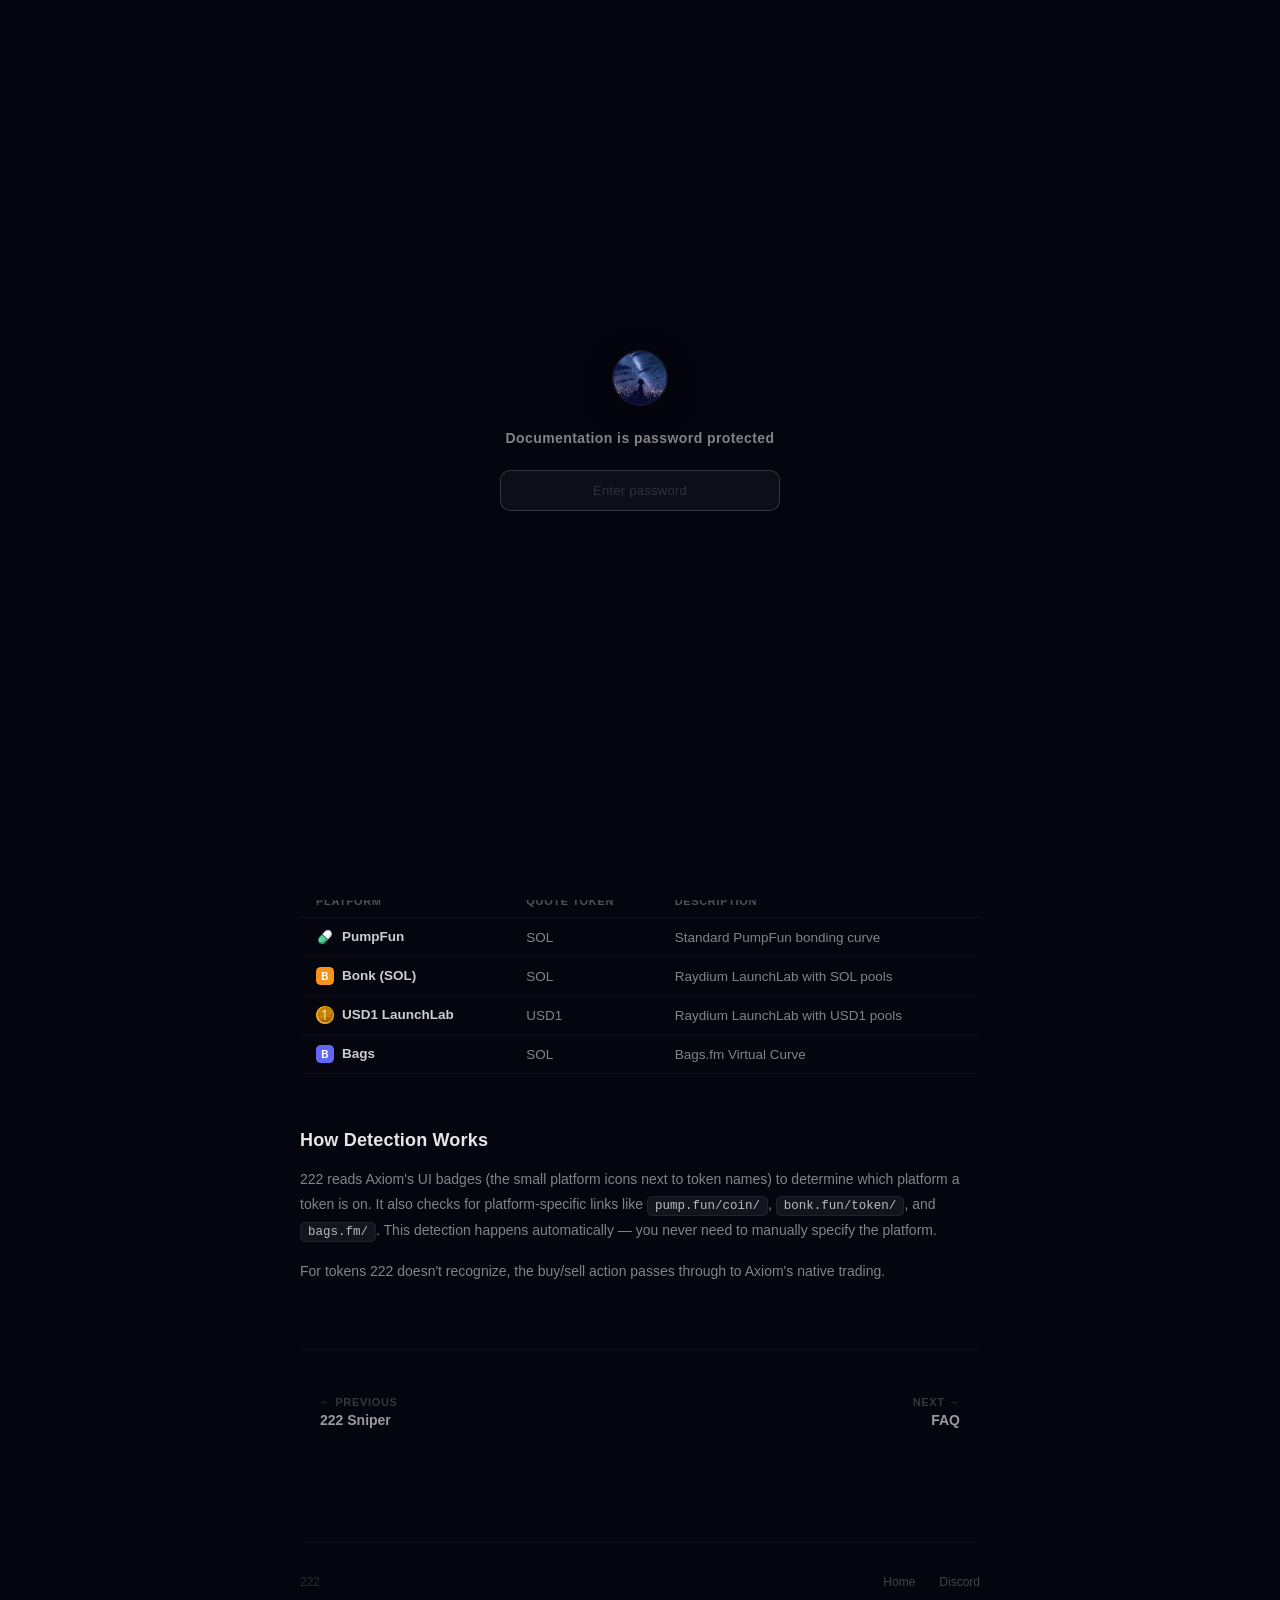
<file: docs/supported-platforms.html>
<!DOCTYPE html>
<html lang="en">
<head>
    <meta charset="UTF-8">
    <meta name="viewport" content="width=device-width, initial-scale=1.0">
    <title>Supported Platforms — 222 Docs</title>
    <link rel="icon" type="image/png" href="../assets/222-image.png">
    <link rel="stylesheet" href="docs.css">
    <script src="auth.js"></script>
</head>
<body>
    <div id="docs-app"></div>
    <script src="template.js"></script>
    <script>
    renderDocsPage({
        content: `
            <h1>Supported Platforms</h1>
            <p class="subtitle">222 automatically detects which platform a token is on and routes transactions accordingly.</p>

            <h2>Trading</h2>
            <table>
                <thead>
                    <tr><th>Platform</th><th>Quote Token</th><th>Status</th></tr>
                </thead>
                <tbody>
                    <tr><td><img src="../assets/pump.svg" style="width:18px;height:18px;vertical-align:middle;margin-right:8px;border-radius:4px"><strong>PumpFun</strong></td><td>SOL</td><td>Full support (buy/sell)</td></tr>
                    <tr><td><img src="../assets/pump.svg" style="width:18px;height:18px;vertical-align:middle;margin-right:8px;border-radius:4px"><strong>PumpSwap</strong></td><td>SOL</td><td>Full support (buy/sell)</td></tr>
                    <tr><td><img src="../assets/pump.svg" style="width:18px;height:18px;vertical-align:middle;margin-right:8px;border-radius:4px"><strong>Mayhem</strong></td><td>SOL</td><td>Full support (PumpFun variant)</td></tr>
                    <tr><td><img src="../assets/bonk.svg" style="width:18px;height:18px;vertical-align:middle;margin-right:8px;border-radius:4px"><strong>Bonk LaunchLab</strong></td><td>SOL</td><td>Full support (buy/sell)</td></tr>
                    <tr><td><img src="../assets/bonk.svg" style="width:18px;height:18px;vertical-align:middle;margin-right:8px;border-radius:4px"><strong>Bonkers LaunchLab</strong></td><td>SOL or USD1</td><td>Full support (buy/sell)</td></tr>
                    <tr><td><img src="../assets/usd1.webp" style="width:18px;height:18px;vertical-align:middle;margin-right:8px;border-radius:4px"><strong>USD1 LaunchLab</strong></td><td>USD1</td><td>Full support (auto SOL-to-USD1 swap)</td></tr>
                    <tr><td><img src="../assets/bonk.svg" style="width:18px;height:18px;vertical-align:middle;margin-right:8px;border-radius:4px"><strong>Bonk Graduated</strong></td><td>SOL</td><td>Full support (Raydium CPMM)</td></tr>
                    <tr><td><img src="../assets/bags.svg" style="width:18px;height:18px;vertical-align:middle;margin-right:8px;border-radius:4px"><strong>Bags (Virtual Curve)</strong></td><td>SOL</td><td>Full support (buy/sell)</td></tr>
                    <tr><td><img src="../assets/bags.svg" style="width:18px;height:18px;vertical-align:middle;margin-right:8px;border-radius:4px"><strong>Bags Graduated</strong></td><td>SOL</td><td>Full support (Meteora AMM V2)</td></tr>
                    <tr><td><img src="../assets/solana.svg" style="width:18px;height:18px;vertical-align:middle;margin-right:8px;border-radius:4px"><strong>Raydium CPMM</strong></td><td>SOL</td><td>Full support</td></tr>
                    <tr><td><img src="../assets/solana.svg" style="width:18px;height:18px;vertical-align:middle;margin-right:8px;border-radius:4px"><strong>Raydium V4</strong></td><td>SOL</td><td>Jupiter routing</td></tr>
                    <tr><td><img src="../assets/solana.svg" style="width:18px;height:18px;vertical-align:middle;margin-right:8px;border-radius:4px"><strong>Meteora AMM V2</strong></td><td>SOL</td><td>Full support</td></tr>
                </tbody>
            </table>

            <h2>Deploying</h2>
            <p>222 can deploy tokens on these platforms via Flash Deploy:</p>
            <table>
                <thead>
                    <tr><th>Platform</th><th>Quote Token</th><th>Description</th></tr>
                </thead>
                <tbody>
                    <tr><td><img src="../assets/pump.svg" style="width:18px;height:18px;vertical-align:middle;margin-right:8px;border-radius:4px"><strong>PumpFun</strong></td><td>SOL</td><td>Standard PumpFun bonding curve</td></tr>
                    <tr><td><img src="../assets/bonk.svg" style="width:18px;height:18px;vertical-align:middle;margin-right:8px;border-radius:4px"><strong>Bonk (SOL)</strong></td><td>SOL</td><td>Raydium LaunchLab with SOL pools</td></tr>
                    <tr><td><img src="../assets/usd1.webp" style="width:18px;height:18px;vertical-align:middle;margin-right:8px;border-radius:4px"><strong>USD1 LaunchLab</strong></td><td>USD1</td><td>Raydium LaunchLab with USD1 pools</td></tr>
                    <tr><td><img src="../assets/bags.svg" style="width:18px;height:18px;vertical-align:middle;margin-right:8px;border-radius:4px"><strong>Bags</strong></td><td>SOL</td><td>Bags.fm Virtual Curve</td></tr>
                </tbody>
            </table>

            <h2>How Detection Works</h2>
            <p>222 reads Axiom's UI badges (the small platform icons next to token names) to determine which platform a token is on. It also checks for platform-specific links like <code>pump.fun/coin/</code>, <code>bonk.fun/token/</code>, and <code>bags.fm/</code>. This detection happens automatically — you never need to manually specify the platform.</p>
            <p>For tokens 222 doesn't recognize, the buy/sell action passes through to Axiom's native trading.</p>
        `
    });
    </script>
</body>
</html>
</file>
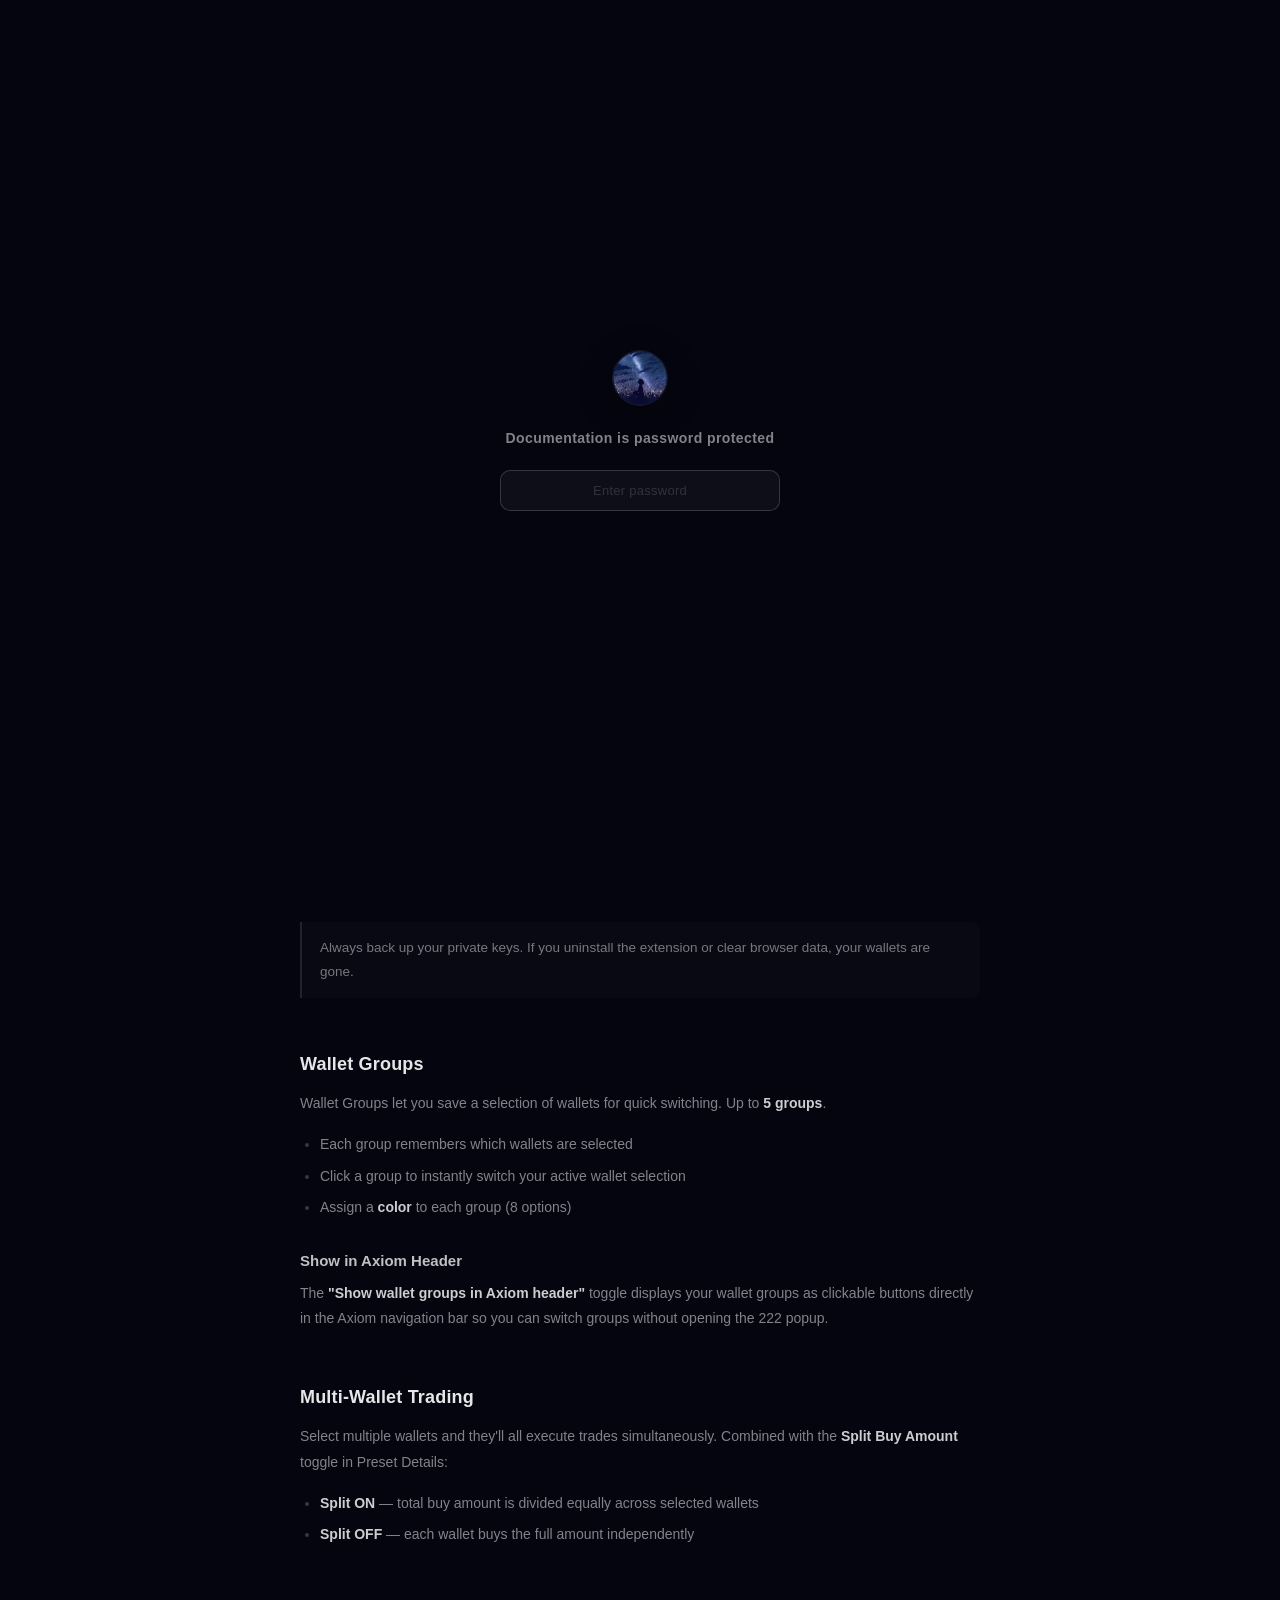
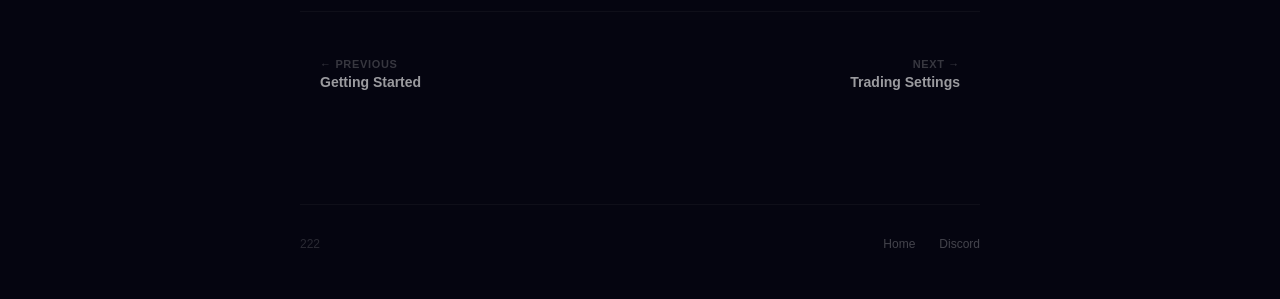
<file: docs/trading-accounts.html>
<!DOCTYPE html>
<html lang="en">
<head>
    <meta charset="UTF-8">
    <meta name="viewport" content="width=device-width, initial-scale=1.0">
    <title>Trading Accounts — 222 Docs</title>
    <link rel="icon" type="image/png" href="../assets/222-image.png">
    <link rel="stylesheet" href="docs.css">
    <script src="auth.js"></script>
</head>
<body>
    <div id="docs-app"></div>
    <script src="template.js"></script>
    <script>
    renderDocsPage({
        content: `
            <h1>Trading Accounts</h1>
            <p class="subtitle">Manage your Solana wallets — generate, import, group, and multi-wallet trade.</p>

            <h2>Generating Wallets</h2>
            <p>Click <strong>Generate Wallet</strong> to create a new Solana wallet. The private key is generated locally using your browser's Web Crypto API and stored encrypted. No keys ever leave your machine. You can hold up to <strong>20 wallets</strong>.</p>

            <h2>Importing Wallets</h2>
            <p>Click <strong>Import Wallet</strong> and paste an existing Solana private key (base58 format). The key is encrypted and stored locally in your browser.</p>

            <h2>Wallet List</h2>
            <p>Each wallet shows:</p>
            <ul>
                <li><strong>Wallet name</strong> — click to rename (max 10 characters)</li>
                <li><strong>Public key</strong> — truncated, click to copy full address</li>
                <li><strong>SOL balance</strong> — auto-refreshes</li>
                <li><strong>Selection checkbox</strong> — check wallets you want to trade with</li>
            </ul>

            <h3>Wallet Actions</h3>
            <ul>
                <li><strong>Rename</strong> — click the wallet name</li>
                <li><strong>Export Key</strong> — view and copy the private key</li>
                <li><strong>Delete</strong> — remove the wallet (irreversible without a backup)</li>
                <li><strong>Drag to reorder</strong> — drag wallets to change their position</li>
            </ul>

            <blockquote>
                <p>Always back up your private keys. If you uninstall the extension or clear browser data, your wallets are gone.</p>
            </blockquote>

            <h2>Wallet Groups</h2>
            <p>Wallet Groups let you save a selection of wallets for quick switching. Up to <strong>5 groups</strong>.</p>
            <ul>
                <li>Each group remembers which wallets are selected</li>
                <li>Click a group to instantly switch your active wallet selection</li>
                <li>Assign a <strong>color</strong> to each group (8 options)</li>
            </ul>

            <h3>Show in Axiom Header</h3>
            <p>The <strong>"Show wallet groups in Axiom header"</strong> toggle displays your wallet groups as clickable buttons directly in the Axiom navigation bar so you can switch groups without opening the 222 popup.</p>

            <h2>Multi-Wallet Trading</h2>
            <p>Select multiple wallets and they'll all execute trades simultaneously. Combined with the <strong>Split Buy Amount</strong> toggle in Preset Details:</p>
            <ul>
                <li><strong>Split ON</strong> — total buy amount is divided equally across selected wallets</li>
                <li><strong>Split OFF</strong> — each wallet buys the full amount independently</li>
            </ul>
        `
    });
    </script>
</body>
</html>
</file>
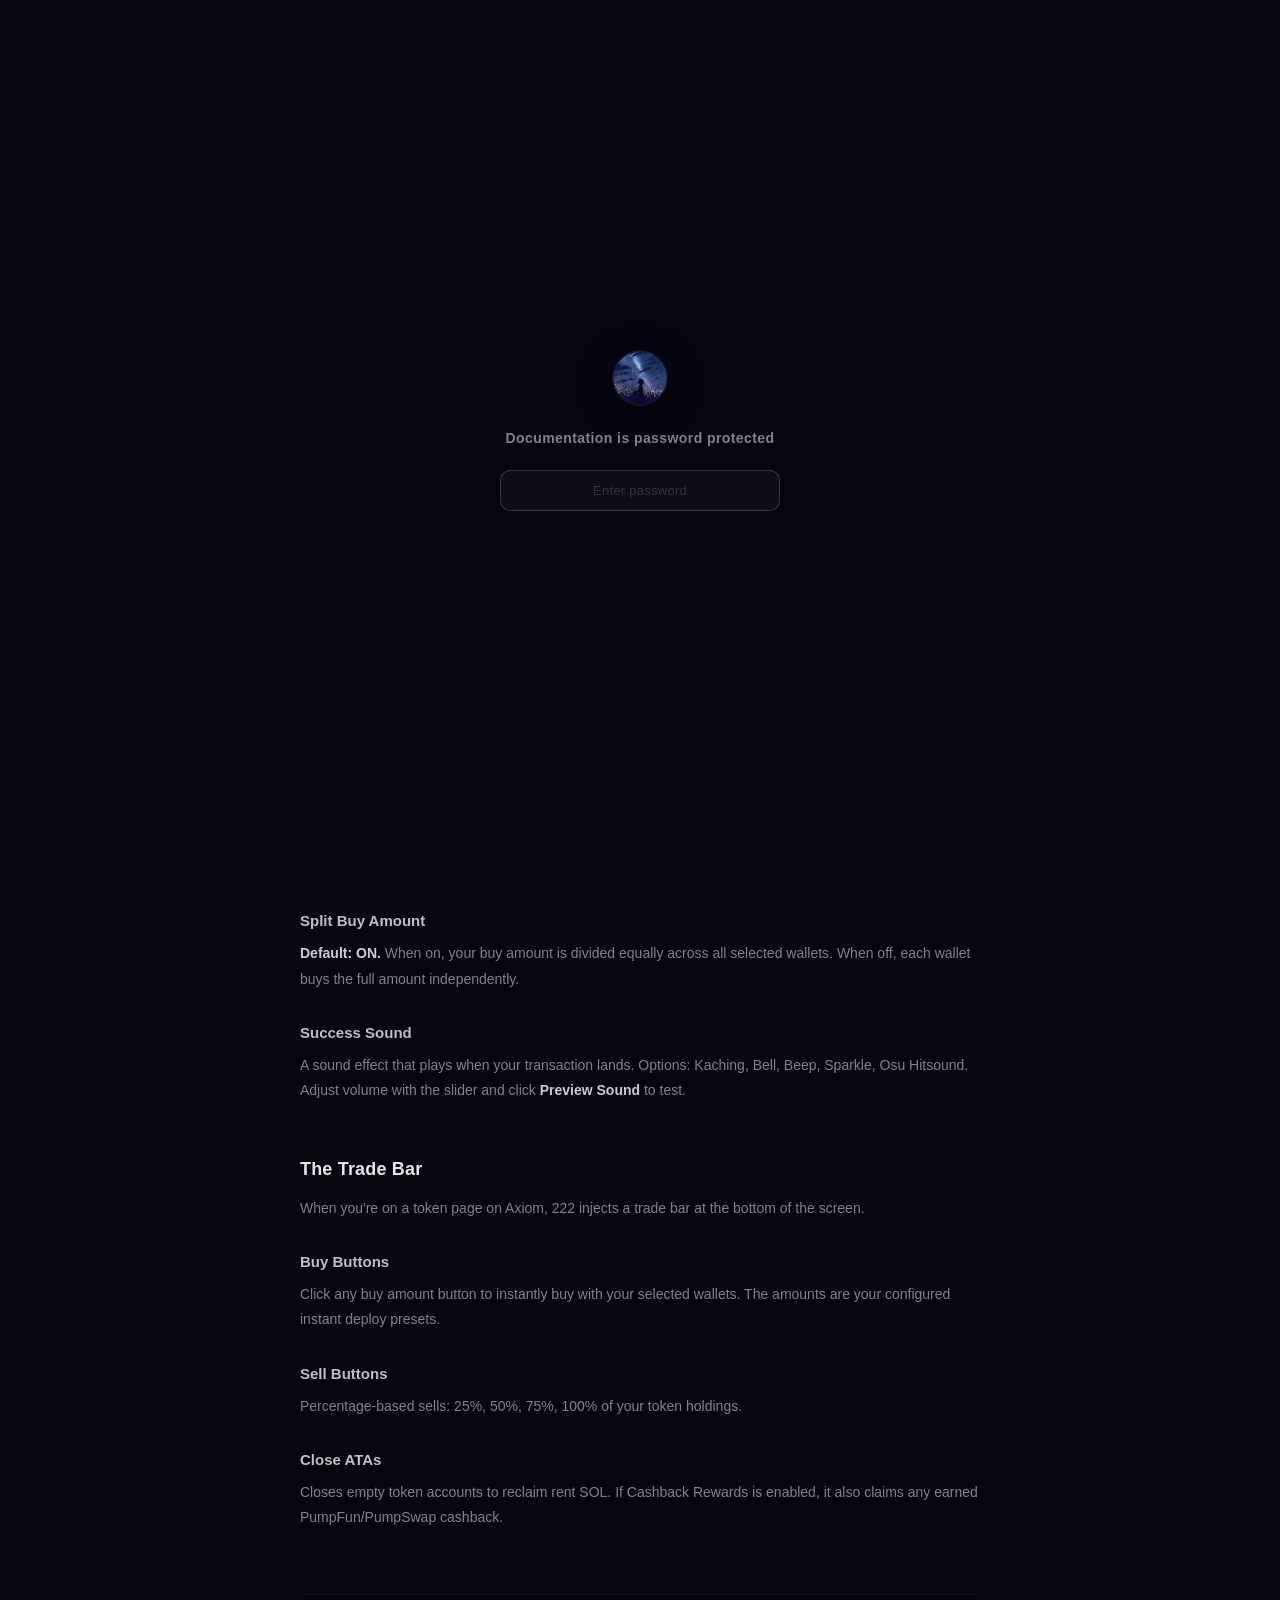
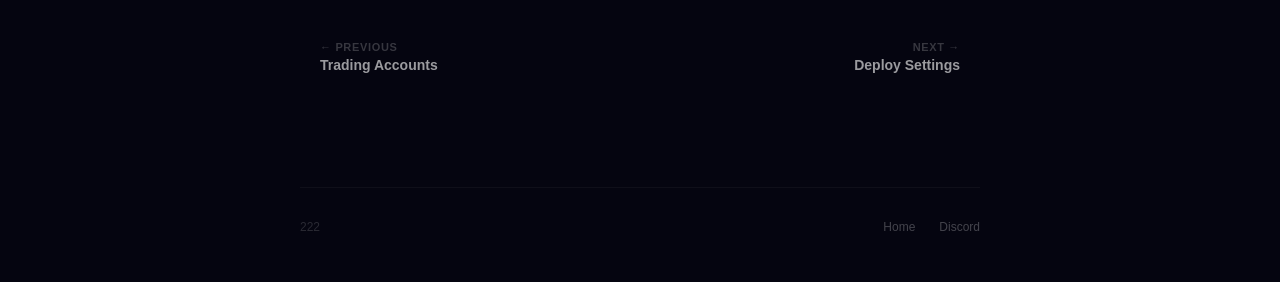
<file: docs/trading-settings.html>
<!DOCTYPE html>
<html lang="en">
<head>
    <meta charset="UTF-8">
    <meta name="viewport" content="width=device-width, initial-scale=1.0">
    <title>Trading Settings — 222 Docs</title>
    <link rel="icon" type="image/png" href="../assets/222-image.png">
    <link rel="stylesheet" href="docs.css">
    <script src="auth.js"></script>
</head>
<body>
    <div id="docs-app"></div>
    <script src="template.js"></script>
    <script>
    renderDocsPage({
        content: `
            <h1>Trading Settings</h1>
            <p class="subtitle">Presets, slippage, tips, MEV protection, and the trade bar.</p>

            <h2>Quick Actions (Presets)</h2>
            <p>Save up to <strong>3 presets</strong> with different trading configurations and switch between them instantly.</p>
            <ul>
                <li><strong>New Preset</strong> — creates a preset from your current settings</li>
                <li><strong>Edit Active</strong> — modify the currently selected preset</li>
                <li><strong>Delete</strong> — remove a preset</li>
            </ul>

            <h2>Preset Details</h2>
            <p>Configure your trading parameters. Settings are saved per-preset.</p>

            <h3>Buy Settings</h3>
            <table>
                <thead>
                    <tr><th>Setting</th><th>Description</th></tr>
                </thead>
                <tbody>
                    <tr><td><strong>Validator Tip (SOL)</strong></td><td>Priority tip sent to validators. Higher = faster landing</td></tr>
                    <tr><td><strong>Transaction Fee (SOL)</strong></td><td>Compute unit price for the transaction</td></tr>
                    <tr><td><strong>Slippage (%)</strong></td><td>Maximum acceptable price movement. For volatile memecoins, 15-50% is common</td></tr>
                    <tr><td><strong>MEV Protection</strong></td><td>Routes through MEV-protected channels to prevent sandwich attacks</td></tr>
                </tbody>
            </table>

            <h3>Sell Settings</h3>
            <p>Same fields as buy, applied to sell transactions. You can configure buy and sell independently — for example, higher slippage on buys but lower on sells.</p>

            <h3>Split Buy Amount</h3>
            <p><strong>Default: ON.</strong> When on, your buy amount is divided equally across all selected wallets. When off, each wallet buys the full amount independently.</p>

            <h3>Success Sound</h3>
            <p>A sound effect that plays when your transaction lands. Options: Kaching, Bell, Beep, Sparkle, Osu Hitsound. Adjust volume with the slider and click <strong>Preview Sound</strong> to test.</p>

            <h2>The Trade Bar</h2>
            <p>When you're on a token page on Axiom, 222 injects a trade bar at the bottom of the screen.</p>

            <h3>Buy Buttons</h3>
            <p>Click any buy amount button to instantly buy with your selected wallets. The amounts are your configured instant deploy presets.</p>

            <h3>Sell Buttons</h3>
            <p>Percentage-based sells: 25%, 50%, 75%, 100% of your token holdings.</p>

            <h3>Close ATAs</h3>
            <p>Closes empty token accounts to reclaim rent SOL. If Cashback Rewards is enabled, it also claims any earned PumpFun/PumpSwap cashback.</p>
        `
    });
    </script>
</body>
</html>
</file>
<file: docs/docs.css>
@font-face {
    font-family: 'Ethereal';
    src: url('../assets/font/EtherealDemo-Black.otf') format('opentype');
    font-weight: 900;
}
@font-face {
    font-family: 'Ethereal';
    src: url('../assets/font/EtherealDemo-Bold.otf') format('opentype');
    font-weight: 700;
}
@font-face {
    font-family: 'Ethereal';
    src: url('../assets/font/EtherealDemo-Medium.otf') format('opentype');
    font-weight: 500;
}

@import url('https://fonts.googleapis.com/css2?family=Inter:wght@300;400;500;600;700&display=swap');

* { margin: 0; padding: 0; box-sizing: border-box; }

body {
    font-family: 'Inter', sans-serif;
    color: #e8e2f0;
    background: #050510;
    min-height: 100vh;
}

/* ===== TOP NAV — floating pill matching main site ===== */
.docs-nav {
    position: fixed;
    top: 20px;
    left: 50%;
    transform: translateX(-50%);
    z-index: 100;
    display: flex;
    align-items: center;
    gap: 40px;
    padding: 10px 12px 10px 16px;
    background: rgba(255, 255, 255, 0.04);
    backdrop-filter: blur(24px);
    -webkit-backdrop-filter: blur(24px);
    border: 1px solid rgba(255, 255, 255, 0.08);
    border-radius: 100px;
    box-shadow: 0 8px 32px rgba(0, 0, 0, 0.4),
                inset 0 1px 0 rgba(255, 255, 255, 0.05);
}

.docs-nav-brand {
    display: flex;
    align-items: center;
    gap: 10px;
    text-decoration: none;
}

.docs-nav-logo {
    width: 28px;
    height: 28px;
    border-radius: 7px;
}

.docs-nav-title {
    font-family: 'Ethereal', serif;
    font-size: 18px;
    font-weight: 900;
    color: #e0d6f0;
}

.docs-nav-links {
    display: flex;
    gap: 6px;
    align-items: center;
}

.docs-nav-links a {
    display: inline-flex;
    align-items: center;
    gap: 6px;
    color: rgba(255, 255, 255, 0.5);
    text-decoration: none;
    font-size: 13px;
    font-weight: 500;
    padding: 8px 18px;
    border-radius: 100px;
    transition: all 0.2s ease;
}

.docs-nav-links a:hover {
    color: rgba(255, 255, 255, 0.9);
    background: rgba(255, 255, 255, 0.06);
}

.docs-nav-icon {
    width: 14px;
    height: 14px;
    opacity: 0.5;
    filter: brightness(0) invert(1);
}

.docs-nav-links a:hover .docs-nav-icon {
    opacity: 0.8;
}

/* ===== LAYOUT ===== */
.docs-layout {
    display: flex;
    padding-top: 80px;
    min-height: 100vh;
}

/* ===== SIDEBAR ===== */
.docs-sidebar {
    position: fixed;
    top: 80px;
    left: 0;
    bottom: 0;
    width: 240px;
    padding: 20px 16px;
    overflow-y: auto;
    display: flex;
    flex-direction: column;
    gap: 0;
}

/* ===== SEARCH ===== */
.docs-search {
    position: relative;
    margin-bottom: 20px;
    padding: 0 4px;
}

.docs-search-input {
    width: 100%;
    padding: 9px 12px 9px 32px;
    background: rgba(255, 255, 255, 0.04);
    border: 1px solid rgba(255, 255, 255, 0.06);
    border-radius: 8px;
    color: rgba(255, 255, 255, 0.8);
    font-size: 12.5px;
    font-family: 'Inter', sans-serif;
    font-weight: 500;
    outline: none;
    transition: all 0.2s ease;
}

.docs-search-input::placeholder {
    color: rgba(255, 255, 255, 0.2);
}

.docs-search-input:focus {
    border-color: rgba(255, 255, 255, 0.12);
    background: rgba(255, 255, 255, 0.06);
}

.docs-search-icon {
    position: absolute;
    left: 16px;
    top: 50%;
    transform: translateY(-50%);
    width: 13px;
    height: 13px;
    opacity: 0.2;
    pointer-events: none;
}

.docs-search-results {
    position: absolute;
    top: calc(100% + 6px);
    left: 4px;
    right: 4px;
    background: rgba(12, 12, 24, 0.95);
    backdrop-filter: blur(20px);
    border: 1px solid rgba(255, 255, 255, 0.08);
    border-radius: 10px;
    padding: 6px;
    z-index: 50;
    display: none;
    box-shadow: 0 12px 40px rgba(0, 0, 0, 0.5);
    max-height: 320px;
    overflow-y: auto;
}

.docs-search-results.visible {
    display: block;
}

.docs-search-result {
    display: flex;
    flex-direction: column;
    gap: 2px;
    padding: 10px 12px;
    border-radius: 7px;
    text-decoration: none;
    transition: background 0.12s ease;
}

.docs-search-result:hover {
    background: rgba(255, 255, 255, 0.06);
}

.docs-search-result-title {
    font-size: 13px;
    font-weight: 600;
    color: rgba(255, 255, 255, 0.8);
}

.docs-search-result-match {
    font-size: 11.5px;
    color: rgba(255, 255, 255, 0.3);
    line-height: 1.4;
}

.docs-search-result-match mark {
    background: none;
    color: rgba(255, 255, 255, 0.7);
    font-weight: 600;
}

.docs-search-empty {
    padding: 12px;
    text-align: center;
    font-size: 12px;
    color: rgba(255, 255, 255, 0.2);
}

.sidebar-section-title {
    font-size: 11px;
    font-weight: 700;
    text-transform: uppercase;
    letter-spacing: 0.1em;
    color: rgba(255, 255, 255, 0.25);
    padding: 0 12px;
    margin-bottom: 16px;
}

.sidebar-link {
    display: block;
    padding: 8px 12px;
    border-radius: 8px;
    color: rgba(255, 255, 255, 0.4);
    text-decoration: none;
    font-size: 13px;
    font-weight: 500;
    transition: all 0.15s ease;
    margin-bottom: 1px;
}

.sidebar-link:hover {
    color: rgba(255, 255, 255, 0.8);
    background: rgba(255, 255, 255, 0.04);
}

.sidebar-link.active {
    color: rgba(255, 255, 255, 0.9);
    background: rgba(255, 255, 255, 0.06);
    font-weight: 600;
}

/* ===== MAIN CONTENT ===== */
.docs-main {
    margin-left: 240px;
    flex: 1;
    min-width: 0;
    padding: 0 60px 100px;
    max-width: 800px;
}

.docs-content h1 {
    font-family: 'Ethereal', serif;
    font-size: 36px;
    font-weight: 900;
    letter-spacing: 0.02em;
    margin-bottom: 8px;
    color: #fff;
}

.docs-content .subtitle {
    font-size: 15px;
    color: rgba(255, 255, 255, 0.35);
    margin-bottom: 48px;
    margin-top: 0;
    line-height: 1.6;
}

.docs-content h2 {
    font-size: 18px;
    font-weight: 700;
    color: rgba(255, 255, 255, 0.9);
    margin-top: 56px;
    margin-bottom: 16px;
    letter-spacing: 0.01em;
}

.docs-content h3 {
    font-size: 15px;
    font-weight: 600;
    color: rgba(255, 255, 255, 0.75);
    margin-top: 32px;
    margin-bottom: 12px;
}

.docs-content p {
    font-size: 14px;
    line-height: 1.8;
    color: rgba(255, 255, 255, 0.5);
    margin-bottom: 16px;
}

.docs-content strong {
    color: rgba(255, 255, 255, 0.8);
    font-weight: 600;
}

.docs-content ol,
.docs-content ul {
    margin: 0 0 20px 20px;
    color: rgba(255, 255, 255, 0.5);
    font-size: 14px;
    line-height: 1.8;
}

.docs-content li {
    margin-bottom: 6px;
}

.docs-content li::marker {
    color: rgba(255, 255, 255, 0.2);
}

.docs-content code {
    background: rgba(255, 255, 255, 0.06);
    border: 1px solid rgba(255, 255, 255, 0.06);
    padding: 2px 7px;
    border-radius: 5px;
    font-size: 12.5px;
    color: rgba(255, 255, 255, 0.7);
    font-family: 'SF Mono', 'Fira Code', 'Consolas', monospace;
}

.docs-content blockquote {
    margin: 20px 0;
    padding: 14px 18px;
    border-left: 2px solid rgba(255, 255, 255, 0.1);
    background: rgba(255, 255, 255, 0.02);
    border-radius: 0 8px 8px 0;
}

.docs-content blockquote p {
    margin-bottom: 0;
    color: rgba(255, 255, 255, 0.45);
    font-size: 13.5px;
}

.docs-content hr {
    border: none;
    border-top: 1px solid rgba(255, 255, 255, 0.05);
    margin: 48px 0;
}

/* ===== TABLES ===== */
.docs-content table {
    width: 100%;
    border-collapse: collapse;
    margin: 16px 0 28px;
    font-size: 13.5px;
}

.docs-content thead th {
    text-align: left;
    padding: 10px 16px;
    font-weight: 600;
    font-size: 11px;
    text-transform: uppercase;
    letter-spacing: 0.06em;
    color: rgba(255, 255, 255, 0.3);
    border-bottom: 1px solid rgba(255, 255, 255, 0.06);
}

.docs-content tbody td {
    padding: 10px 16px;
    color: rgba(255, 255, 255, 0.5);
    border-bottom: 1px solid rgba(255, 255, 255, 0.03);
}

.docs-content tbody tr:hover {
    background: rgba(255, 255, 255, 0.02);
}

/* ===== FOOTER ===== */
.docs-footer {
    margin-left: 240px;
    max-width: 800px;
    padding: 0 60px 48px;
}

.docs-footer-inner {
    display: flex;
    align-items: center;
    justify-content: space-between;
    padding-top: 32px;
    border-top: 1px solid rgba(255, 255, 255, 0.04);
    font-size: 12px;
    color: rgba(255, 255, 255, 0.15);
}

.docs-footer-nav {
    display: flex;
    gap: 24px;
}

.docs-footer-nav a {
    color: rgba(255, 255, 255, 0.25);
    text-decoration: none;
    font-size: 12px;
    font-weight: 500;
    transition: color 0.2s;
}

.docs-footer-nav a:hover {
    color: rgba(255, 255, 255, 0.6);
}

/* ===== PAGE NAV (prev/next) ===== */
.docs-page-nav {
    display: flex;
    justify-content: space-between;
    gap: 16px;
    margin-top: 64px;
    padding-top: 32px;
    border-top: 1px solid rgba(255, 255, 255, 0.04);
}

.docs-page-nav a {
    display: flex;
    flex-direction: column;
    gap: 4px;
    padding: 14px 20px;
    border-radius: 10px;
    text-decoration: none;
    transition: all 0.15s ease;
    flex: 1;
    max-width: 50%;
}

.docs-page-nav a:hover {
    background: rgba(255, 255, 255, 0.03);
}

.docs-page-nav a.next {
    text-align: right;
    margin-left: auto;
}

.docs-page-nav-label {
    font-size: 11px;
    font-weight: 600;
    text-transform: uppercase;
    letter-spacing: 0.06em;
    color: rgba(255, 255, 255, 0.2);
}

.docs-page-nav-title {
    font-size: 14px;
    font-weight: 600;
    color: rgba(255, 255, 255, 0.6);
    transition: color 0.15s;
}

.docs-page-nav a:hover .docs-page-nav-title {
    color: rgba(255, 255, 255, 0.9);
}

/* ===== RESPONSIVE ===== */
@media (max-width: 768px) {
    .docs-nav {
        top: 12px;
        gap: 20px;
        padding: 8px 10px 8px 14px;
    }

    .docs-nav-links a {
        padding: 6px 12px;
        font-size: 12px;
    }

    .docs-sidebar {
        display: none;
    }

    .docs-main {
        margin-left: 0;
        padding: 0 24px 60px;
    }

    .docs-content h1 {
        font-size: 28px;
    }

    .docs-footer {
        margin-left: 0;
        padding: 0 24px 48px;
    }

    .docs-page-nav {
        flex-direction: column;
    }

    .docs-page-nav a {
        max-width: 100%;
    }
}
</file>
